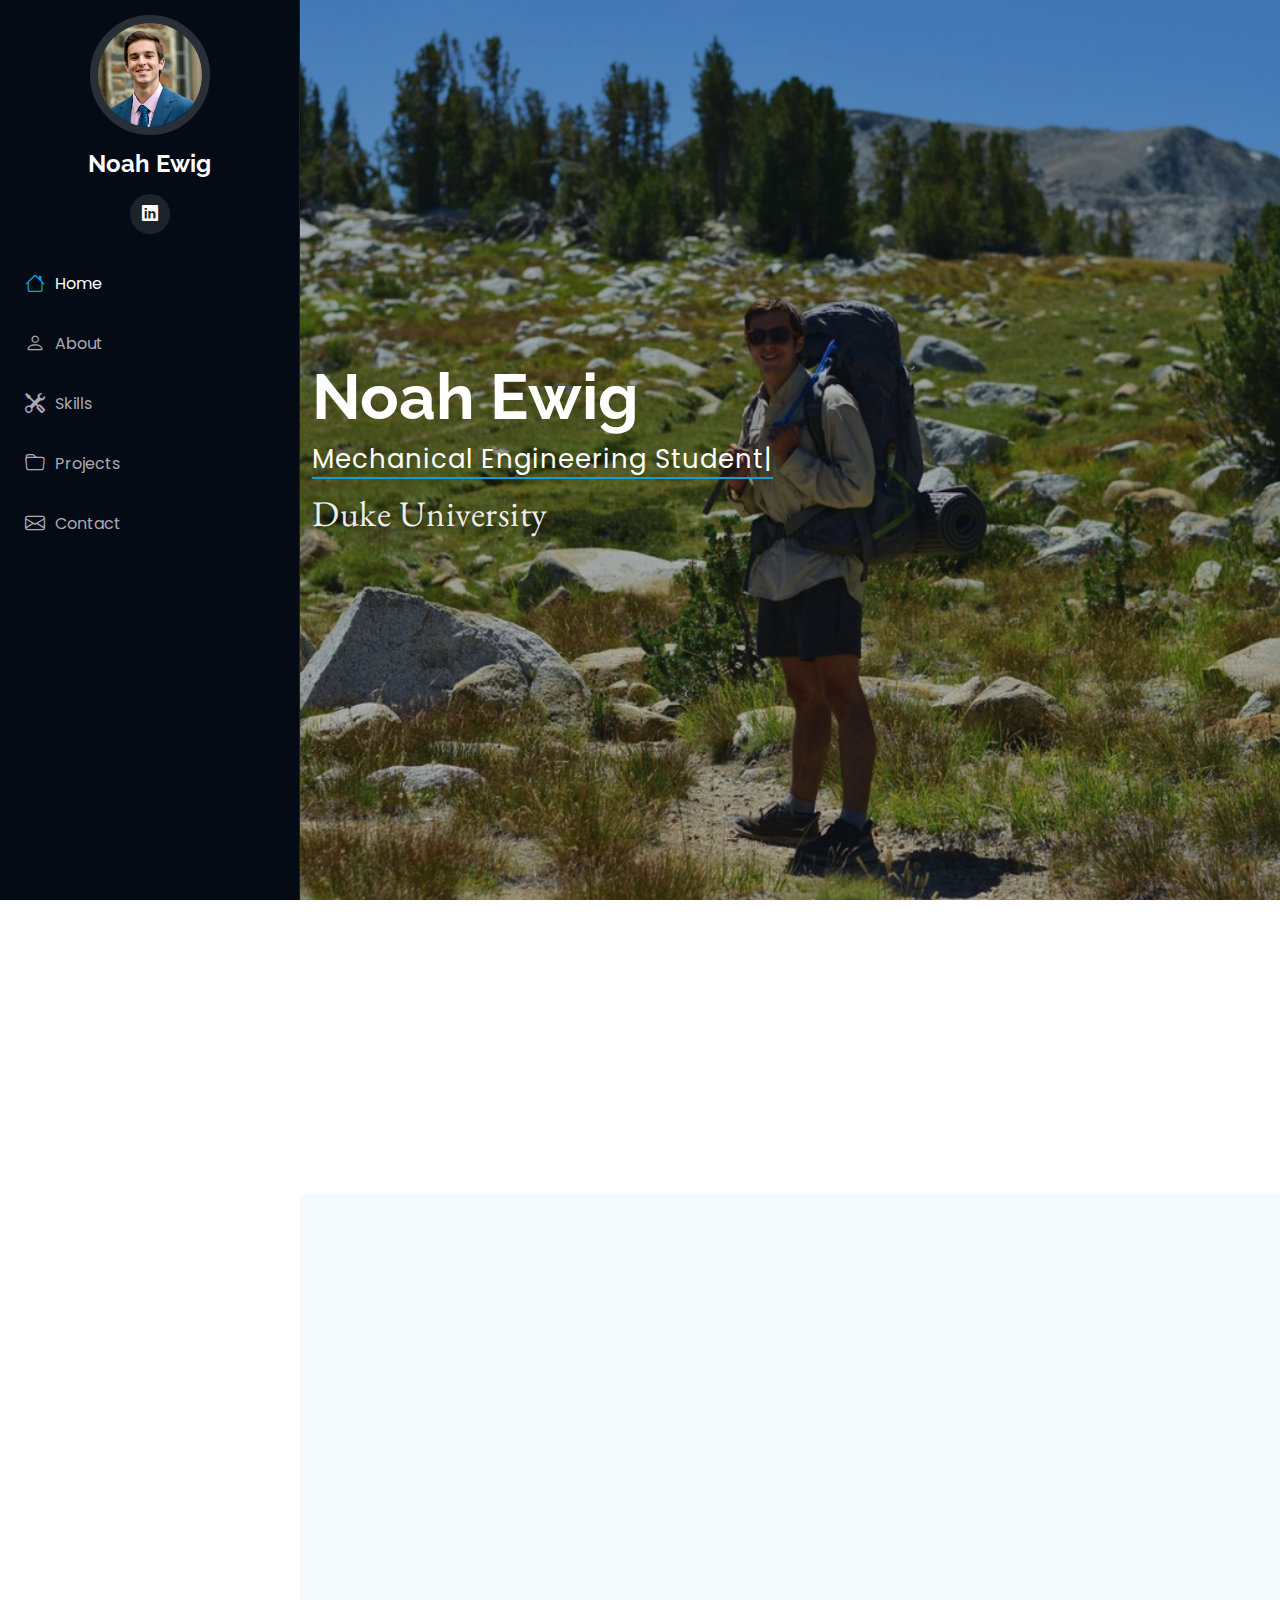
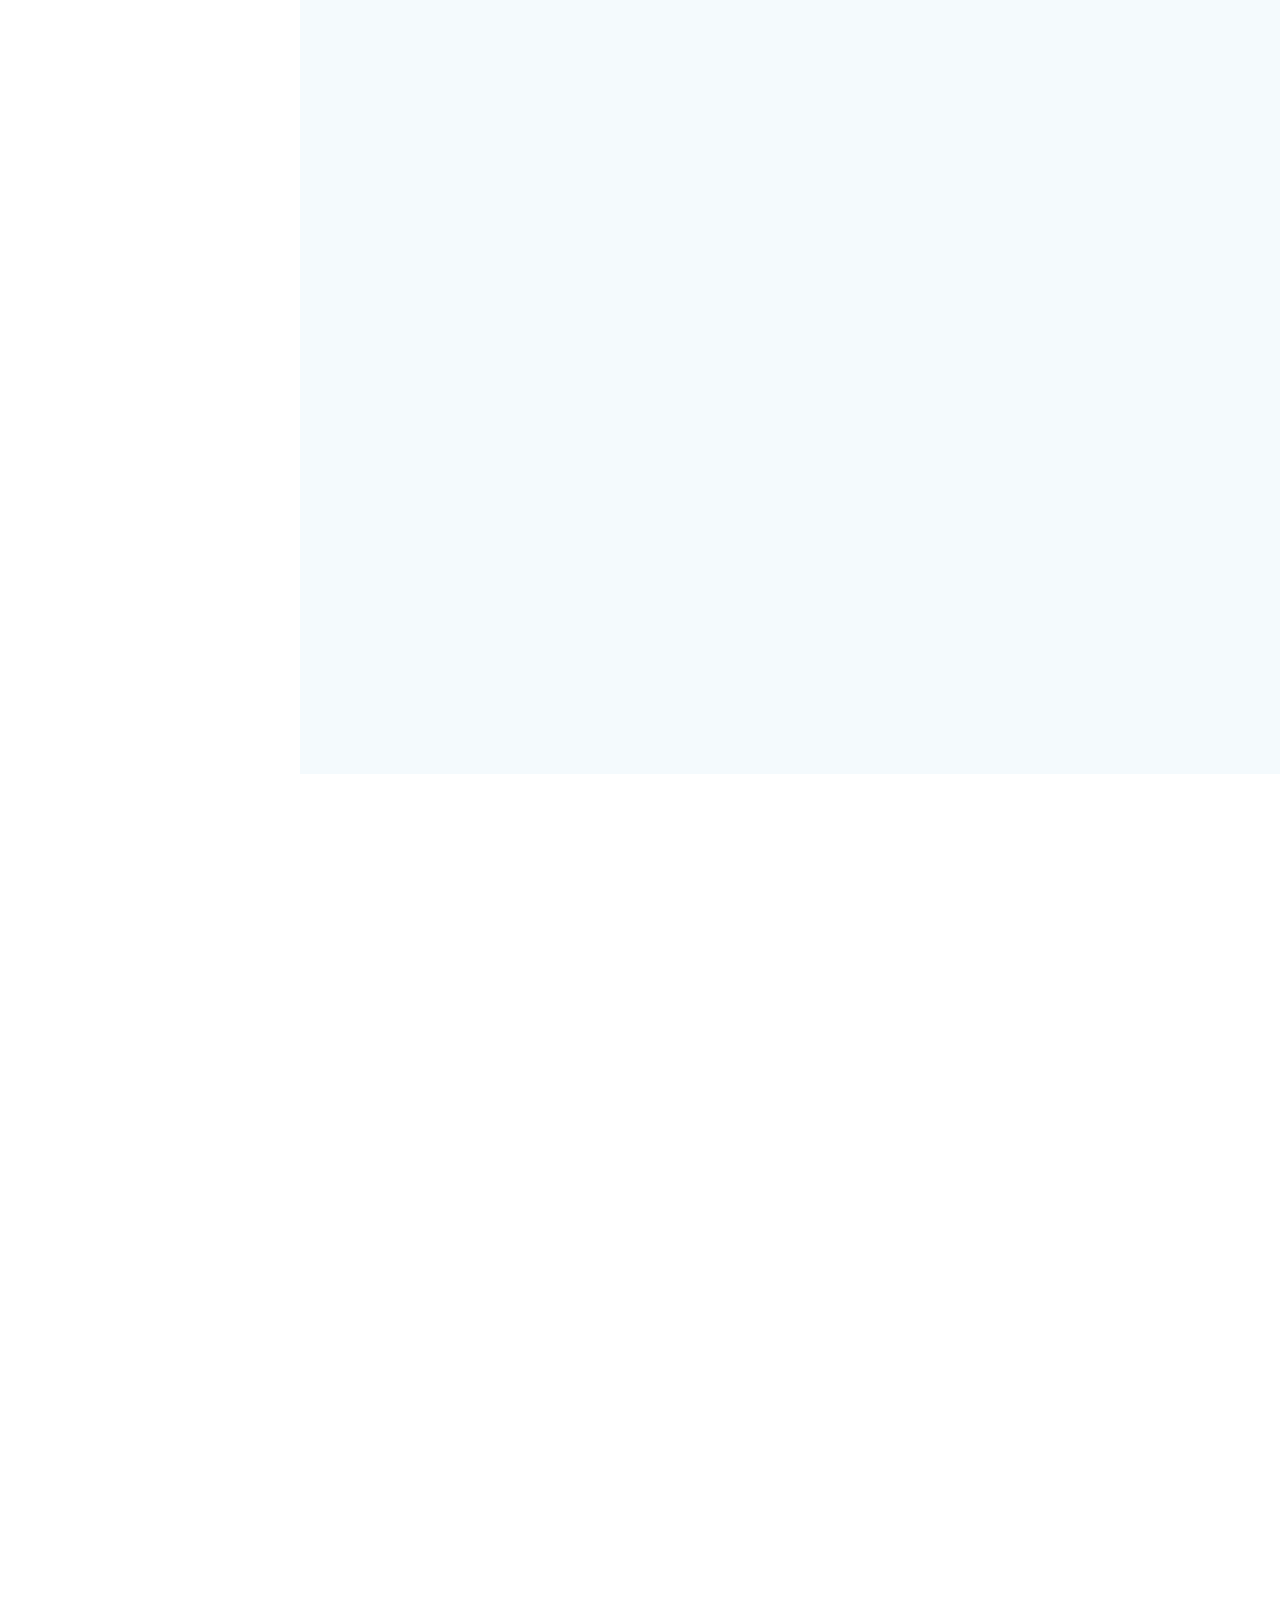
<file: index.html>
<!DOCTYPE html>
<html lang="en">

<head>
  <meta charset="utf-8">
  <meta content="width=device-width, initial-scale=1.0" name="viewport">
  <title>Noah Ewig - Portfolio</title>
  <meta content="" name="description">
  <meta content="" name="keywords">

  <!-- Favicons -->
  <!-- FAVICONS: put these near top of <head> -->
<link rel="icon" href="assets/img/favicon.ico" type="image/x-icon">
<link rel="shortcut icon" href="assets/img/favicon.ico" type="image/x-icon">

<!-- PNG fallback and common sizes -->
<!--link rel="icon" href="assets/img/favicon.png" sizes="32x32" type="image/png">-->
<link rel="icon" href="assets/img/favicon.png" sizes="16x16" type="image/png">

<!-- Apple touch icon (for iOS home screen) -->
<link rel="apple-touch-icon" href="assets/img/favicon.png">

<!-- Prevent old caches serving previous favicon: add a version query too (optional)
     NOTE: if you rename file to favicon.* you can omit ?v=2 -->
<link rel="icon" href="assets/img/favicon.ico?v=2" type="image/x-icon">

  <!-- Fonts -->
  <link href="https://fonts.googleapis.com" rel="preconnect">
  <link href="https://fonts.gstatic.com" rel="preconnect" crossorigin>
  <link href="https://fonts.googleapis.com/css2?family=Roboto:ital,wght@0,100;0,300;0,400;0,500;0,700;0,900;1,100;1,300;1,400;1,500;1,700;1,900&family=Poppins:ital,wght@0,100;0,200;0,300;0,400;0,500;0,600;0,700;0,800;0,900;1,100;1,200;1,300;1,400;1,500;1,600;1,700;1,800;1,900&family=Raleway:ital,wght@0,100;0,200;0,300;0,400;0,500;0,600;0,700;0,800;0,900;1,100;1,200;1,300;1,400;1,500;1,600;1,700;1,800;1,900&family=EB+Garamond:wght@400;600;700&display=swap" rel="stylesheet">

  <!-- Vendor CSS Files -->
  <link href="assets/vendor/bootstrap/css/bootstrap.min.css" rel="stylesheet">
  <link href="assets/vendor/bootstrap-icons/bootstrap-icons.css" rel="stylesheet">
  <link href="assets/vendor/aos/aos.css" rel="stylesheet">
  <link href="assets/vendor/glightbox/css/glightbox.min.css" rel="stylesheet">
  <link href="assets/vendor/swiper/swiper-bundle.min.css" rel="stylesheet">

  <!-- Main CSS File -->
  <link href="assets/css/main.css" rel="stylesheet">

  <!-- =======================================================
  * Template Name: Noah Portfolio
  * Template URL: https://bootstrapmade.com/iportfolio-bootstrap-portfolio-websites-template/
  * Updated: Jun 29 2024 with Bootstrap v5.3.3
  * Author: BootstrapMade.com, edited by Noah Ewig
  * License: https://bootstrapmade.com/license/
  ======================================================== -->
</head>

<body class="index-page">

  <header id="header" class="header dark-background d-flex flex-column">
    <i class="header-toggle d-xl-none bi bi-list"></i>

    <div class="profile-img">
      <img src="assets/img/headshot.jpeg" alt="" class="img-fluid rounded-circle">
    </div>

    <a href="index.html" class="logo d-flex align-items-center justify-content-center">
      <!-- Uncomment the line below if you also wish to use an image logo -->
      <!-- <img src="assets/img/logo.png" alt=""> -->
      <h1 class="sitename">Noah Ewig</h1>
    </a>

    <div class="social-links text-center">
      <!--a href="#" class="twitter"><i class="bi bi-twitter-x"></i></a>
      <a href="#" class="facebook"><i class="bi bi-facebook"></i></a>
      <a href="#" class="instagram"><i class="bi bi-instagram"></i></a>
      <a href="#" class="google-plus"><i class="bi bi-skype"></i></a-->
      <a href="https://www.linkedin.com/in/noahewig/" target="_blank"
     rel="noopener" class="linkedin"><i class="bi bi-linkedin"></i></a>
    </div>

    <nav id="navmenu" class="navmenu">
  <ul>
    <li><a href="#hero" class="active"><i class="bi bi-house navicon"></i> Home</a></li>
    <li><a href="#about"><i class="bi bi-person navicon"></i> About</a></li>
    <li><a href="#skills"><i class="bi bi-tools navicon"></i> Skills</a></li>
    <!--<li><a href="#resume"><i class="bi bi-file-earmark-text navicon"></i> Resume</a></li> -->
    <li><a href="#projects"><i class="bi bi-folder navicon"></i> Projects</a></li>
    <li><a href="#contact"><i class="bi bi-envelope navicon"></i> Contact</a></li>
  </ul>
</nav>
    <!--<nav id="navmenu" class="navmenu">
      <ul>
        <li><a href="#hero" class="active"><i class="bi bi-house navicon"></i>Home</a></li>
        <li><a href="#about"><i class="bi bi-person navicon"></i> About</a></li>
        <li><a href="#resume"><i class="bi bi-file-earmark-text navicon"></i> Resume</a></li>
        <li><a href="#projects"><i class="bi bi-images navicon"></i> Portfolio</a></li>
        <li class="dropdown"><a href="#"><i class="bi bi-menu-button navicon"></i> <span>Dropdown</span> <i class="bi bi-chevron-down toggle-dropdown"></i></a>
          <ul>
            <li><a href="#">Dropdown 1</a></li>
            <li class="dropdown"><a href="#"><span>Deep Dropdown</span> <i class="bi bi-chevron-down toggle-dropdown"></i></a>
              <ul>
                <li><a href="#">Deep Dropdown 1</a></li>
                <li><a href="#">Deep Dropdown 2</a></li>
                <li><a href="#">Deep Dropdown 3</a></li>
                <li><a href="#">Deep Dropdown 4</a></li>
                <li><a href="#">Deep Dropdown 5</a></li>
              </ul>
            </li>
            <li><a href="#">Dropdown 2</a></li>
            <li><a href="#">Dropdown 3</a></li>
            <li><a href="#">Dropdown 4</a></li>
          </ul> 
        </li> 
        <li><a href="#contact"><i class="bi bi-envelope navicon"></i> Contact</a></li>
      </ul>
    </nav> -->

  </header>

  <main class="main">

    <!-- Hero Section -->
    <section id="hero" class="hero section dark-background">

      <img src="assets/img/hero-bg-yosemite.jpeg" alt="" data-aos="fade-in" class="">

      <div class="container" data-aos="fade-up" data-aos-delay="100">
  <h2>Noah Ewig</h2>
  <p><span class="typed" data-typed-items="Mechanical Engineering Student">Mechanical Engineering Student</span>
    <span class="typed-cursor typed-cursor--blink" aria-hidden="true"></span>
    <span class="typed-cursor typed-cursor--blink" aria-hidden="true"></span>
  </p>
  <p class="school-name">Duke University</p>
</div>

    </section><!-- /Hero Section -->

    <!-- About Section -->
    <section id="about" class="about section">

      <!-- Section Title -->
      <div class="container section-title" data-aos="fade-up">
        <h2>About</h2>
        <p>Hi! I'm a Junior at Duke University studying Mechanical Engineering with a focus on Robotics & Automation. I'm passionate about water polo, Sierra Nevada backpacking, and the human impact of engineering -- something I've experienced firsthand through my work with Duke Engineers for International Development. I'm looking for a Summer 2026 internship where I can continue using my engineering skills to drive positive change.   </p>
      </div><!-- End Section Title -->

      <!--<div class="container" data-aos="fade-up" data-aos-delay="100">

        <div class="row gy-4 justify-content-center">
          <div class="col-lg-4">
            <img src="assets/img/headshot.jpeg" class="img-fluid" alt="">
          </div>
          <div class="col-lg-8 content"> -->
            <!--<h2>Mechanical Engineering Student</h2>-->
            <!-- <p class="fst-italic py-3">
              Lorem ipsum dolor sit amet, consectetur adipiscing elit, sed do eiusmod tempor incididunt ut labore et dolore
              magna aliqua. -->
            <!--</p>
            <div class="row">
              <div class="col-lg-6">
                <ul> -->
                  <!--<li><i class="bi bi-chevron-right"></i> <strong>Birthday:</strong> <span>1 May 1995</span></li>
                  <li><i class="bi bi-chevron-right"></i> <strong>Website:</strong> <span>www.example.com</span></li>
                  <li><i class="bi bi-chevron-right"></i> <strong>Phone:</strong> <span>+123 456 7890</span></li>
                  <li><i class="bi bi-chevron-right"></i> <strong>City:</strong> <span>New York, USA</span></li>
                </ul>
              </div>
              <div class="col-lg-6">
                <ul>
                  <<li><i class="bi bi-chevron-right"></i> <strong>Age:</strong> <span>30</span></li>
                  <li><i class="bi bi-chevron-right"></i> <strong>Degree:</strong> <span>Master</span></li>
                  <li><i class="bi bi-chevron-right"></i> <strong>Email:</strong> <span>email@example.com</span></li>
                  <li><i class="bi bi-chevron-right"></i> <strong>Freelance:</strong> <span>Available</span></li>-->
                <!--</ul>
              </div>
            </div>
            <p class="py-3">
              Officiis eligendi itaque labore et dolorum mollitia officiis optio vero. Quisquam sunt adipisci omnis et ut. Nulla accusantium dolor incidunt officia tempore. Et eius omnis.
              Cupiditate ut dicta maxime officiis quidem quia. Sed et consectetur qui quia repellendus itaque neque.
            </p>
          </div>
        </div>

      </div> -->

    </section><!-- /About Section -->

    <!-- Stats Section -->
   <!--<section id="stats" class="stats section">

      <div class="container" data-aos="fade-up" data-aos-delay="100">

        <div class="row gy-4">

          <div class="col-lg-3 col-md-6">
            <div class="stats-item">
              <i class="bi bi-emoji-smile"></i>
              <span data-purecounter-start="0" data-purecounter-end="232" data-purecounter-duration="1" class="purecounter"></span>
              <p><strong>Happy Clients</strong> <span>consequuntur quae</span></p>
            </div> 
          </div><-- End Stats Item 

          <div class="col-lg-3 col-md-6">
            <div class="stats-item">
              <i class="bi bi-journal-richtext"></i>
              <span data-purecounter-start="0" data-purecounter-end="521" data-purecounter-duration="1" class="purecounter"></span>
              <p><strong>Projects</strong> <span>adipisci atque cum quia aut</span></p>
            </div>
          </div><-- End Stats Item 

          <div class="col-lg-3 col-md-6">
            <div class="stats-item">
              <i class="bi bi-headset"></i>
              <span data-purecounter-start="0" data-purecounter-end="1453" data-purecounter-duration="1" class="purecounter"></span>
              <p><strong>Hours Of Support</strong> <span>aut commodi quaerat</span></p>
            </div>
          </div><-- End Stats Item 

          <div class="col-lg-3 col-md-6">
            <div class="stats-item">
              <i class="bi bi-people"></i>
              <span data-purecounter-start="0" data-purecounter-end="32" data-purecounter-duration="1" class="purecounter"></span>
              <p><strong>Hard Workers</strong> <span>rerum asperiores dolor</span></p>
            </div>
          </div><-- End Stats Item 

        </div>

      </div>

    </section><-- /Stats Section -->

    <!-- Skills Section -->
<section id="skills" class="skills section light-background">
  <div class="container section-title" data-aos="fade-up">
    <h2>Skills</h2>
  </div>

  <div class="container" data-aos="fade-up" data-aos-delay="100">
    <div class="row gx-4 gy-4 skills-grid">

      <!-- CAD Tools -->
      <div class="col-lg-4 col-md-6">
        <div class="skill-card">
          <h3 class="skill-card-title">CAD Tools</h3>
          <ul class="skill-list">
            <li data-level="high">SolidWorks <span class="skill-dot" aria-hidden="true"></span></li>
            <li data-level="high">Fusion 360 <span class="skill-dot" aria-hidden="true"></span></li>
            <li data-level="high">AutoCAD <span class="skill-dot" aria-hidden="true"></span></li>
            <li data-level="medium">Onshape <span class="skill-dot" aria-hidden="true"></span></li>
          </ul>
        </div>
      </div>

      <!-- Software -->
      <div class="col-lg-4 col-md-6">
        <div class="skill-card">
          <h3 class="skill-card-title">Software</h3>
          <ul class="skill-list">
            <li data-level="high">Python <span class="skill-dot" aria-hidden="true"></span></li>
            <li data-level="high">LaTeX <span class="skill-dot" aria-hidden="true"></span></li>
            <li data-level="medium">Adobe Illustrator <span class="skill-dot" aria-hidden="true"></span></li>
            <li data-level="low">HTML/CSS<span class="skill-dot" aria-hidden="true"></span></li>
            <li data-level="low">Java <span class="skill-dot" aria-hidden="true"></span></li>
          </ul>
        </div>
      </div>

      <!-- Technical Skills -->
      <div class="col-lg-4 col-md-12">
        <div class="skill-card">
          <h3 class="skill-card-title">Technical Skills</h3>
          <ul class="skill-list">
            <li data-level="high">3D Printing <span class="skill-dot" aria-hidden="true"></span></li>
            <li data-level="high">Mechanical Assembly &amp; Testing <span class="skill-dot" aria-hidden="true"></span></li>
            <li data-level="high">PCB Prototyping &amp; Soldering <span class="skill-dot" aria-hidden="true"></span></li>
            <li data-level="high">Arduino<span class="skill-dot" aria-hidden="true"></span></li>
            <li data-level="high">Land Surveying<span class="skill-dot" aria-hidden="true"></span></li>
            <li data-level="high">Laser Cutting<span class="skill-dot" aria-hidden="true"></span></li>
            <li data-level="medium">CNC/Mill/Lathe<span class="skill-dot" aria-hidden="true"></span></li>
            <li data-level="low">TIG Welding<span class="skill-dot" aria-hidden="true"></span></li>
           
          </ul>
        </div>
      </div>

    </div>
  </div>
</section> <!-- Skills Section-->
    <!--<section id="skills" class="skills section light-background">

      <-- Section Title 
      <div class="container section-title" data-aos="fade-up">
        <h2>Skills</h2>
        <p>Necessitatibus eius consequatur ex aliquid fuga eum quidem sint consectetur velit</p>
      </div><-- End Section Title 

      <div class="container" data-aos="fade-up" data-aos-delay="100">

        <div class="row skills-content skills-animation">

          <div class="col-lg-6">

            <div class="progress">
              <span class="skill"><span>HTML</span> <i class="val">100%</i></span>
              <div class="progress-bar-wrap">
                <div class="progress-bar" role="progressbar" aria-valuenow="100" aria-valuemin="0" aria-valuemax="100"></div>
              </div>
            </div><-- End Skills Item 

            <div class="progress">
              <span class="skill"><span>CSS</span> <i class="val">90%</i></span>
              <div class="progress-bar-wrap">
                <div class="progress-bar" role="progressbar" aria-valuenow="90" aria-valuemin="0" aria-valuemax="100"></div>
              </div>
            </div><-- End Skills Item 

            <div class="progress">
              <span class="skill"><span>JavaScript</span> <i class="val">75%</i></span>
              <div class="progress-bar-wrap">
                <div class="progress-bar" role="progressbar" aria-valuenow="75" aria-valuemin="0" aria-valuemax="100"></div>
              </div>
            </div><-- End Skills Item 

          </div>

          <div class="col-lg-6">

            <div class="progress">
              <span class="skill"><span>PHP</span> <i class="val">80%</i></span>
              <div class="progress-bar-wrap">
                <div class="progress-bar" role="progressbar" aria-valuenow="80" aria-valuemin="0" aria-valuemax="100"></div>
              </div>
            </div><-- End Skills Item 

            <div class="progress">
              <span class="skill"><span>WordPress/CMS</span> <i class="val">90%</i></span>
              <div class="progress-bar-wrap">
                <div class="progress-bar" role="progressbar" aria-valuenow="90" aria-valuemin="0" aria-valuemax="100"></div>
              </div>
            </div><-- End Skills Item 

            <div class="progress">
              <span class="skill"><span>Photoshop</span> <i class="val">55%</i></span>
              <div class="progress-bar-wrap">
                <div class="progress-bar" role="progressbar" aria-valuenow="55" aria-valuemin="0" aria-valuemax="100"></div>
              </div>
            </div><-- End Skills Item 

          </div>

        </div>

      </div>

    </section><-- /Skills Section -->

    <!-- Resume Section 
    <section id="resume" class="resume section">

      < Section Title 
      <div class="container section-title" data-aos="fade-up">
        <h2>Resume</h2>
        <p>Magnam dolores commodi suscipit. Necessitatibus eius consequatur ex aliquid fuga eum quidem. Sit sint consectetur velit. Quisquam quos quisquam cupiditate. Et nemo qui impedit suscipit alias ea. Quia fugiat sit in iste officiis commodi quidem hic quas.</p>
      </div>< End Section Title 

      <div class="container">

        <div class="row">

          <div class="col-lg-6" data-aos="fade-up" data-aos-delay="100">
            <h3 class="resume-title">Sumary</h3>

            <div class="resume-item pb-0">
              <h4>Brandon Johnson</h4>
              <p><em>Innovative and deadline-driven Graphic Designer with 3+ years of experience designing and developing user-centered digital/print marketing material from initial concept to final, polished deliverable.</em></p>
              <ul>
                <li>Portland par 127,Orlando, FL</li>
                <li>(123) 456-7891</li>
                <li>alice.barkley@example.com</li>
              </ul>
            </div>< Edn Resume Item 

            <h3 class="resume-title">Education</h3>
            <div class="resume-item">
              <h4>Master of Fine Arts &amp; Graphic Design</h4>
              <h5>2015 - 2016</h5>
              <p><em>Rochester Institute of Technology, Rochester, NY</em></p>
              <p>Qui deserunt veniam. Et sed aliquam labore tempore sed quisquam iusto autem sit. Ea vero voluptatum qui ut dignissimos deleniti nerada porti sand markend</p>
            </div>< Edn Resume Item 

            <div class="resume-item">
              <h4>Bachelor of Fine Arts &amp; Graphic Design</h4>
              <h5>2010 - 2014</h5>
              <p><em>Rochester Institute of Technology, Rochester, NY</em></p>
              <p>Quia nobis sequi est occaecati aut. Repudiandae et iusto quae reiciendis et quis Eius vel ratione eius unde vitae rerum voluptates asperiores voluptatem Earum molestiae consequatur neque etlon sader mart dila</p>
            </div>< Edn Resume Item 

          </div>

          <div class="col-lg-6" data-aos="fade-up" data-aos-delay="200">
            <h3 class="resume-title">Professional Experience</h3>
            <div class="resume-item">
              <h4>Senior graphic design specialist</h4>
              <h5>2019 - Present</h5>
              <p><em>Experion, New York, NY </em></p>
              <ul>
                <li>Lead in the design, development, and implementation of the graphic, layout, and production communication materials</li>
                <li>Delegate tasks to the 7 members of the design team and provide counsel on all aspects of the project. </li>
                <li>Supervise the assessment of all graphic materials in order to ensure quality and accuracy of the design</li>
                <li>Oversee the efficient use of production project budgets ranging from $2,000 - $25,000</li>
              </ul>
            </div>< Edn Resume Item 

            <div class="resume-item">
              <h4>Graphic design specialist</h4>
              <h5>2017 - 2018</h5>
              <p><em>Stepping Stone Advertising, New York, NY</em></p>
              <ul>
                <li>Developed numerous marketing programs (logos, brochures,infographics, presentations, and advertisements).</li>
                <li>Managed up to 5 projects or tasks at a given time while under pressure</li>
                <li>Recommended and consulted with clients on the most appropriate graphic design</li>
                <li>Created 4+ design presentations and proposals a month for clients and account managers</li>
              </ul>
            </div>< End Resume Item 

          </div>

        </div>

      </div>

    </section>< /Resume Section -->

    <!-- Projects Section -->
    <section id="projects" class="portfolio section light-background">

      <!-- Section Title -->
      <div class="container section-title" data-aos="fade-up">
        <h2>Projects</h2>
        <p>Click the link embedded in each photo or scroll for more information</p>
      </div><!-- End Section Title -->

      <div class="container">

        <div class="isotope-layout" data-default-filter="*" data-layout="masonry" data-sort="original-order">

          <!--<ul class="portfolio-filters isotope-filters" data-aos="fade-up" data-aos-delay="100">
            <li data-filter="*" class="filter-active">All</li>
            <li data-filter=".filter-app">App</li>
            <li data-filter=".filter-product">Product</li>
            <li data-filter=".filter-branding">Branding</li>
            <li data-filter=".filter-books">Books</li>
          </ul><-- End Projects Filters -->

          

          <div class="row gy-4 isotope-container" data-aos="fade-up" data-aos-delay="200">

  <div class="col-lg-3 col-md-6 portfolio-item isotope-item filter-app">
    <div class="portfolio-content h-100">
      <img src="assets/img/portfolio/eswatini.jpeg" class="img-fluid" alt="">
      <div class="portfolio-info">
        <h4>Nyakuza Suspended Bridge</h4>
        <p>128-meter pedestrian bridge in Shiselweni, Eswatini</p>
        <a href="assets/img/portfolio/eswatini.jpeg" data-gallery="portfolio-gallery-app"
           class="glightbox preview-link"><i class="bi bi-zoom-in"></i></a>
        <a href="#eswatini" title="More Details" class="details-link">
           <i class="bi bi-link-45deg"></i></a>
      </div>
    </div>
  </div><!-- End Projects Item -->

  <div class="col-lg-3 col-md-6 portfolio-item isotope-item filter-product">
    <div class="portfolio-content h-100">
      <img src="assets/img/portfolio/cvc.jpeg" class="img-fluid" alt="">
      <div class="portfolio-info">
        <h4>Ultrasound-Guided CVC Alignment</h4>
        <p>A mechanical alignment aid to assist central venous catheterization</p>
        <a href="assets/img/portfolio/cvc.jpeg" data-gallery="portfolio-gallery-app"
           class="glightbox preview-link"><i class="bi bi-zoom-in"></i></a>
        <a href="#cvc" title="More Details" class="details-link">
           <i class="bi bi-link-45deg"></i></a>
      </div>
    </div>
  </div><!-- End Projects Item -->

  <div class="col-lg-3 col-md-6 portfolio-item isotope-item filter-branding">
    <div class="portfolio-content h-100">
      <img src="assets/img/portfolio/frc.jpeg" class="img-fluid" alt="">
      <div class="portfolio-info">
        <h4>FRC Team 7667</h4>
        <p>Multiple FIRST Robotics Competition robots</p>
        <a href="assets/img/portfolio/frc.jpeg" data-gallery="portfolio-gallery-app"
           class="glightbox preview-link"><i class="bi bi-zoom-in"></i></a>
        <a href="#frc" title="More Details" class="details-link">
           <i class="bi bi-link-45deg"></i></a>
      </div>
    </div>
  </div><!-- End Projects Item -->

  <div class="col-lg-3 col-md-6 portfolio-item isotope-item filter-product">
    <div class="portfolio-content h-100">
      <img src="assets/img/portfolio/sideproject1.jpeg" class="img-fluid" alt="">
      <div class="portfolio-info">
        <h4>Side Projects</h4>
        <p>Engineering just for fun</p>
        <a href="assets/img/portfolio/sideproject1.jpeg" data-gallery="portfolio-gallery-app"
           class="glightbox preview-link"><i class="bi bi-zoom-in"></i></a>
        <a href="#sideproject" title="More Details" class="details-link">
           <i class="bi bi-link-45deg"></i></a>
      </div>
    </div>
  </div><!-- End Projects Item -->

</div><!-- End Projects Container -->

        </div>

      </div>

    </section><!-- /Projects Section -->

<!-- Project detail sections (anchor targets) -->
<section id="eswatini" class="project-section section light-background" data-aos="fade-up">
  <div class="container">
    <div class="row gy-4 align-items-center">
      <div class="col-lg-6">
        <!-- Swiper slideshow (project detail) -->
        <div class="swiper project-detail-swiper">
          <div class="swiper-wrapper">
            <div class="swiper-slide"><img src="assets/img/portfolio/eswatini2.jpeg" class="img-fluid rounded"></div>
            <div class="swiper-slide"><img src="assets/img/portfolio/eswatini.jpeg" class="img-fluid rounded"></div>
            <div class="swiper-slide"><img src="assets/img/portfolio/eswatini3.jpeg" class="img-fluid rounded"></div>
            <div class="swiper-slide"><img src="assets/img/portfolio/eswatini4.jpeg" class="img-fluid rounded"></div>
          </div>
          <div class="swiper-button-prev" aria-label="Previous slide"></div>
          <div class="swiper-button-next" aria-label="Next slide"></div>
          <div class="swiper-pagination"></div>
        </div>
      </div>
      <div class="col-lg-6">
        <h3>Nyakuza Suspended Bridge</h3>
        <p>Alongside industry professionals and local Swazi stonemasons, I designed and constructed the longest footbridge in the nation of Eswatini (128m), which serves 3024 community members. Prior to construction I led the design team, using AutoCAD and Excel for design iteration and structural analysis. On-site, I oversaw all land surveying and contributed to each stage of construction including masonry, anchor construction, and deck installation.</p>
        <a href="#projects" class="btn btn-outline-primary">Back to projects</a>
      </div>
    </div>
  </div>
</section>

<section id="cvc" class="project-section section light-background" data-aos="fade-up">
  <div class="container">
    <div class="row gy-4 align-items-center flex-lg-row-reverse">
      <div class="col-lg-6">
        <!-- Swiper slideshow (project detail) -->
        <div class="swiper project-detail-swiper">
          <div class="swiper-wrapper">
            <div class="swiper-slide"><img src="assets/img/portfolio/cvc2.jpeg" class="img-fluid rounded"></div>
            <div class="swiper-slide"><img src="assets/img/portfolio/cvc.jpeg" class="img-fluid rounded"></div>
            <div class="swiper-slide"><img src="assets/img/portfolio/cvc3.jpeg" class="img-fluid rounded"></div>
          </div>
          <div class="swiper-button-prev" aria-label="Previous slide"></div>
          <div class="swiper-button-next" aria-label="Next slide"></div>
          <div class="swiper-pagination"></div>
        </div>
      </div>
      <div class="col-lg-6">
        <h3>Ultrasound-Guided CVC Alignment</h3>
        <p>My team collaborated with a Duke Health trauma surgeon to develop a mechanical alignment device for ultrasound-guided central venous catheterization, a procedure with >500k serious complications annually. I led CAD design, prototyping, and testing for both the device itself and a series of tissue-mimicking phantoms.</p>
        <a href="#projects" class="btn btn-outline-primary">Back to projects</a>
      </div>
    </div>
  </div>
</section>

<section id="frc" class="project-section section light-background" data-aos="fade-up">
  <div class="container">
    <div class="row gy-4 align-items-center">
      <div class="col-lg-6">
        <!-- Swiper slideshow (project detail) -->
        <div class="swiper project-detail-swiper">
          <div class="swiper-wrapper">
            <div class="swiper-slide"><img src="assets/img/portfolio/frc2.jpeg" class="img-fluid rounded"></div>
            <div class="swiper-slide"><img src="assets/img/portfolio/frc.jpeg" class="img-fluid rounded"></div>
            <div class="swiper-slide"><img src="assets/img/portfolio/frc3.jpeg" class="img-fluid rounded"></div>
          </div>
          <div class="swiper-button-prev" aria-label="Previous slide"></div>
          <div class="swiper-button-next" aria-label="Next slide"></div>
          <div class="swiper-pagination"></div>
        </div>
      </div>
      <div class="col-lg-6">
        <h3>FRC Team 7667</h3>
        <p>As Mechanical Lead of a 10+ member robotics team, I managed all mechanical system design, fabrication, and testing. I personally modeled, built, and integrated a 3-DOF lever arm featuring a custom gearbox and a pneumatic system with an end effector and handbrake.</p>
        <a href="#projects" class="btn btn-outline-primary">Back to projects</a>
      </div>
    </div>
  </div>
</section>

<!-- NEW: Project Detail for Topographical Laser Map (4th project) -->
<section id="sideproject" class="project-section section light-background" data-aos="fade-up">
  <div class="container">
    <div class="row gy-4 align-items-center flex-lg-row-reverse">
      <div class="col-lg-6">
        <!-- Swiper slideshow (project detail) -->
        <div class="swiper project-detail-swiper">
          <div class="swiper-wrapper">
            <div class="swiper-slide"><img src="assets/img/portfolio/sideproject1.jpeg" class="img-fluid rounded" ></div>
            <div class="swiper-slide"><img src="assets/img/portfolio/sideproject2.jpeg" class="img-fluid rounded" ></div>
            <div class="swiper-slide"><img src="assets/img/portfolio/sideproject4.jpeg" class="img-fluid rounded" ></div>
            <div class="swiper-slide"><img src="assets/img/portfolio/sideproject3.jpeg" class="img-fluid rounded" ></div> 
          </div>
          <div class="swiper-button-prev" aria-label="Previous slide"></div>
          <div class="swiper-button-next" aria-label="Next slide"></div>
          <div class="swiper-pagination"></div>
        </div>
      </div>
      <div class="col-lg-6">
        <h3>Side Projects</h3>
        <p>Some smaller projects that I made just for fun: A GIS-informed wooden topographical map of yosemite, a welded Duke Football spear, a floating water polo goal, and a stylized 3D-modeled chess set. </p>
        <a href="#projects" class="btn btn-outline-primary">Back to projects</a>
      </div>
    </div>
  </div>
</section>
    <!-- Services Section
    <section id="services" class="services section">

      <-- Section Title 
      <div class="container section-title" data-aos="fade-up">
        <h2>Services</h2>
        <p>Magnam dolores commodi suscipit. Necessitatibus eius consequatur ex aliquid fuga eum quidem. Sit sint consectetur velit. Quisquam quos quisquam cupiditate. Et nemo qui impedit suscipit alias ea. Quia fugiat sit in iste officiis commodi quidem hic quas.</p>
      </div><-- End Section Title 

      <div class="container">

        <div class="row gy-4">

          <div class="col-lg-4 col-md-6 service-item d-flex" data-aos="fade-up" data-aos-delay="100">
            <div class="icon flex-shrink-0"><i class="bi bi-briefcase"></i></div>
            <div>
              <h4 class="title"><a href="service-details.html" class="stretched-link">Lorem Ipsum</a></h4>
              <p class="description">Voluptatum deleniti atque corrupti quos dolores et quas molestias excepturi sint occaecati cupiditate non provident</p>
            </div>
          </div>
          <-- End Service Item 

          <div class="col-lg-4 col-md-6 service-item d-flex" data-aos="fade-up" data-aos-delay="200">
            <div class="icon flex-shrink-0"><i class="bi bi-card-checklist"></i></div>
            <div>
              <h4 class="title"><a href="service-details.html" class="stretched-link">Dolor Sitema</a></h4>
              <p class="description">Minim veniam, quis nostrud exercitation ullamco laboris nisi ut aliquip ex ea commodo consequat tarad limino ata</p>
            </div>
          </div><-- End Service Item 

          <div class="col-lg-4 col-md-6 service-item d-flex" data-aos="fade-up" data-aos-delay="300">
            <div class="icon flex-shrink-0"><i class="bi bi-bar-chart"></i></div>
            <div>
              <h4 class="title"><a href="service-details.html" class="stretched-link">Sed ut perspiciatis</a></h4>
              <p class="description">Duis aute irure dolor in reprehenderit in voluptate velit esse cillum dolore eu fugiat nulla pariatur</p>
            </div>
          </div><-- End Service Item 

          <div class="col-lg-4 col-md-6 service-item d-flex" data-aos="fade-up" data-aos-delay="400">
            <div class="icon flex-shrink-0"><i class="bi bi-binoculars"></i></div>
            <div>
              <h4 class="title"><a href="service-details.html" class="stretched-link">Magni Dolores</a></h4>
              <p class="description">Excepteur sint occaecat cupidatat non proident, sunt in culpa qui officia deserunt mollit anim id est laborum</p>
            </div>
          </div><-- End Service Item 

          <div class="col-lg-4 col-md-6 service-item d-flex" data-aos="fade-up" data-aos-delay="500">
            <div class="icon flex-shrink-0"><i class="bi bi-brightness-high"></i></div>
            <div>
              <h4 class="title"><a href="service-details.html" class="stretched-link">Nemo Enim</a></h4>
              <p class="description">At vero eos et accusamus et iusto odio dignissimos ducimus qui blanditiis praesentium voluptatum deleniti atque</p>
            </div>
          </div><-- End Service Item 

          <div class="col-lg-4 col-md-6 service-item d-flex" data-aos="fade-up" data-aos-delay="600">
            <div class="icon flex-shrink-0"><i class="bi bi-calendar4-week"></i></div>
            <div>
              <h4 class="title"><a href="service-details.html" class="stretched-link">Eiusmod Tempor</a></h4>
              <p class="description">Et harum quidem rerum facilis est et expedita distinctio. Nam libero tempore, cum soluta nobis est eligendi</p>
            </div>
          </div><-- End Service Item 

        </div>

      </div>

    </section><-- /Services Section -->
  
    <!-- Testimonials Section 
    <section id="testimonials" class="testimonials section light-background">

      <-- Section Title 
      <div class="container section-title" data-aos="fade-up">
        <h2>Testimonials</h2>
        <p>Necessitatibus eius consequatur ex aliquid fuga eum quidem sint consectetur velit</p>
      </div><-- End Section Title 

      <div class="container" data-aos="fade-up" data-aos-delay="100">

        <div class="swiper init-swiper">
          <script type="application/json" class="swiper-config">
            {
              "loop": true,
              "speed": 600,
              "autoplay": {
                "delay": 5000
              },
              "slidesPerView": "auto",
              "pagination": {
                "el": ".swiper-pagination",
                "type": "bullets",
                "clickable": true
              },
              "breakpoints": {
                "320": {
                  "slidesPerView": 1,
                  "spaceBetween": 40
                },
                "1200": {
                  "slidesPerView": 3,
                  "spaceBetween": 1
                }
              }
            }
          </script>
          <div class="swiper-wrapper">

            <div class="swiper-slide">
              <div class="testimonial-item">
                <p>
                  <i class="bi bi-quote quote-icon-left"></i>
                  <span>Proin iaculis purus consequat sem cure digni ssim donec porttitora entum suscipit rhoncus. Accusantium quam, ultricies eget id, aliquam eget nibh et. Maecen aliquam, risus at semper.</span>
                  <i class="bi bi-quote quote-icon-right"></i>
                </p>
                <img src="assets/img/testimonials/testimonials-1.jpg" class="testimonial-img" alt="">
                <h3>Saul Goodman</h3>
                <h4>Ceo &amp; Founder</h4>
              </div>
            </div><-- End testimonial item 

            <div class="swiper-slide">
              <div class="testimonial-item">
                <p>
                  <i class="bi bi-quote quote-icon-left"></i>
                  <span>Export tempor illum tamen malis malis eram quae irure esse labore quem cillum quid malis quorum velit fore eram velit sunt aliqua noster fugiat irure amet legam anim culpa.</span>
                  <i class="bi bi-quote quote-icon-right"></i>
                </p>
                <img src="assets/img/testimonials/testimonials-2.jpg" class="testimonial-img" alt="">
                <h3>Sara Wilsson</h3>
                <h4>Designer</h4>
              </div>
            </div><-- End testimonial item 

            <div class="swiper-slide">
              <div class="testimonial-item">
                <p>
                  <i class="bi bi-quote quote-icon-left"></i>
                  <span>Enim nisi quem export duis labore cillum quae magna enim sint quorum nulla quem veniam duis minim tempor labore quem eram duis noster aute amet eram fore quis sint minim.</span>
                  <i class="bi bi-quote quote-icon-right"></i>
                </p>
                <img src="assets/img/testimonials/testimonials-3.jpg" class="testimonial-img" alt="">
                <h3>Jena Karlis</h3>
                <h4>Store Owner</h4>
              </div>
            </div><-- End testimonial item 

            <div class="swiper-slide">
              <div class="testimonial-item">
                <p>
                  <i class="bi bi-quote quote-icon-left"></i>
                  <span>Fugiat enim eram quae cillum dolore dolor amet nulla culpa multos export minim fugiat dolor enim duis veniam ipsum anim magna sunt elit fore quem dolore labore illum veniam.</span>
                  <i class="bi bi-quote quote-icon-right"></i>
                </p>
                <img src="assets/img/testimonials/testimonials-4.jpg" class="testimonial-img" alt="">
                <h3>Matt Brandon</h3>
                <h4>Freelancer</h4>
              </div>
            </div><-- End testimonial item 

            <div class="swiper-slide">
              <div class="testimonial-item">
                <p>
                  <i class="bi bi-quote quote-icon-left"></i>
                  <span>Quis quorum aliqua sint quem legam fore sunt eram irure aliqua veniam tempor noster veniam sunt culpa nulla illum cillum fugiat legam esse veniam culpa fore nisi cillum quid.</span>
                  <i class="bi bi-quote quote-icon-right"></i>
                </p>
                <img src="assets/img/testimonials/testimonials-5.jpg" class="testimonial-img" alt="">
                <h3>John Larson</h3>
                <h4>Entrepreneur</h4>
              </div>
            </div><-- End testimonial item 

          </div>
          <div class="swiper-pagination"></div>
        </div>

      </div>

    </section><-- /Testimonials Section -->

    <!-- Contact Section -->
    <section id="contact" class="contact section">

      <!-- Section Title -->
      <div class="container section-title" data-aos="fade-up">
        <h2>Contact</h2>
        <!--<p>Necessitatibus eius consequatur ex aliquid fuga eum quidem sint consectetur velit</p>-->
      </div><!-- End Section Title -->

      <div class="container" data-aos="fade-up" data-aos-delay="100">

        <div class="row gy-4">

          <div class="col-lg-5">

            <div class="info-wrap">
              <!--<div class="info-item d-flex" data-aos="fade-up" data-aos-delay="200">
                <i class="bi bi-geo-alt flex-shrink-0"></i>
                <div>
                  <h3>Address</h3>
                  <p>A108 Adam Street, New York, NY 535022</p>
                </div>
              </div><-- End Info Item -->

              <div class="info-item d-flex" data-aos="fade-up" data-aos-delay="300">
                <i class="bi bi-telephone flex-shrink-0"></i>
                <div>
                  <h3>Call Me</h3>
                  <p>+1 (707) 492-0382</p>
                </div>
              </div><!-- End Info Item -->

              <div class="info-item d-flex" data-aos="fade-up" data-aos-delay="400">
                <i class="bi bi-envelope flex-shrink-0"></i>
                <div>
                  <h3>Email Me</h3>
                  <p>ewignoah@gmail.com</p>
                </div>
              </div><!-- End Info Item -->

              <!--<iframe src="https://www.google.com/maps/embed?pb=!1m14!1m8!1m3!1d48389.78314118045!2d-74.006138!3d40.710059!3m2!1i1024!2i768!4f13.1!3m3!1m2!1s0x89c25a22a3bda30d%3A0xb89d1fe6bc499443!2sDowntown%20Conference%20Center!5e0!3m2!1sen!2sus!4v1676961268712!5m2!1sen!2sus" frameborder="0" style="border:0; width: 100%; height: 270px;" allowfullscreen="" loading="lazy" referrerpolicy="no-referrer-when-downgrade"></iframe>-->
            </div>
          </div>

          <div class="col-lg-7">
            <form id="contact-form" method="POST" data-aos="fade-up" data-aos-delay="200" novalidate>
              <!-- Hidden FormSubmit fields -->
              <input type="hidden" name="_captcha" value="false">
              <input type="hidden" name="_subject" value="Website Contact Form">
              <input type="hidden" name="_template" value="none">

              <div class="row gy-4">
                <div class="col-md-6">
                  <label for="name-field" class="pb-2">Your Name</label>
                  <input type="text" name="name" id="name-field" class="form-control" required>
                </div>

                <div class="col-md-6">
                  <label for="email-field" class="pb-2">Your Email</label>
                  <input type="email" class="form-control" name="email" id="email-field" required>
                </div>

                <div class="col-md-12">
                  <label for="subject-field" class="pb-2">Subject</label>
                  <input type="text" class="form-control" name="subject" id="subject-field" required>
                </div>

                <div class="col-md-12">
                  <label for="message-field" class="pb-2">Message</label>
                  <textarea class="form-control" name="message" rows="10" id="message-field" required></textarea>
                </div>

                <div class="col-md-12 text-center mt-3">
                  <div class="loading spinner-border text-primary" role="status" style="display:none;">
                    <span class="visually-hidden">Sending...</span>
                  </div>
                  <div class="error-message alert alert-danger mt-3" style="display:none;"></div>
                  <div class="sent-message alert alert-success mt-3" style="display:none;">Thanks! Your message has been sent.</div>

                  <button type="submit" class="btn btn-primary px-4 py-2 mt-2">Send Message</button>
                </div>
              </div>
            </form>
          </div><!-- End Contact Form -->

        </div>

      </div>

    </section><!-- /Contact Section -->

  </main>

  <!--<footer id="footer" class="footer position-relative light-background">

    <div class="container">
      <div class="copyright text-center ">
        <p>© <span>Copyright</span> <strong class="px-1 sitename">iPortfolio</strong> <span>All Rights Reserved</span></p>
      </div>
      <div class="credits"> -->
        <!-- All the links in the footer should remain intact. -->
        <!-- You can delete the links only if you've purchased the pro version. -->
        <!-- Licensing information: https://bootstrapmade.com/license/ -->
        <!-- Purchase the pro version with working PHP/AJAX contact form: [buy-url] -->
        <!--Designed by <a href="https://bootstrapmade.com/">BootstrapMade</a> Distributed by <a href="https://themewagon.com">ThemeWagon</a>
      </div>
    </div>

  </footer> -->

  <!-- Scroll Top -->
  <a href="#" id="scroll-top" class="scroll-top d-flex align-items-center justify-content-center"><i class="bi bi-arrow-up-short"></i></a>

  <!-- Preloader -->
  <div id="preloader"></div>

  <!-- Vendor JS Files -->
  <script src="assets/vendor/bootstrap/js/bootstrap.bundle.min.js"></script>
  <script src="assets/vendor/php-email-form/validate.js"></script>
  <script src="assets/vendor/aos/aos.js"></script>
  <script src="assets/vendor/typed.js/typed.umd.js"></script>
  <script src="assets/vendor/purecounter/purecounter_vanilla.js"></script>
  <script src="assets/vendor/waypoints/noframework.waypoints.js"></script>
  <script src="assets/vendor/glightbox/js/glightbox.min.js"></script>
  <script src="assets/vendor/imagesloaded/imagesloaded.pkgd.min.js"></script>
  <script src="assets/vendor/isotope-layout/isotope.pkgd.min.js"></script>
  <script src="assets/vendor/swiper/swiper-bundle.min.js"></script>

  <!-- Main JS File -->
  <script src="assets/js/main.js"></script>

<!-- Robust Swiper init for project detail slideshows -->
<script>
(function(){
  // Wait until Swiper library loaded and DOM ready
  function whenReady(cb){
    if (document.readyState === 'loading') document.addEventListener('DOMContentLoaded', cb);
    else cb();
  }

  function initSwipers(){
    // target all detail swipers and the portfolio-details page slider
    var selectors = ['.project-detail-swiper', '.portfolio-details-slider'];
    selectors.forEach(function(sel){
      document.querySelectorAll(sel).forEach(function(el){
        // If a Swiper instance already exists on this container, destroy it first
        if (el.swiper && typeof el.swiper.destroy === 'function') {
          try { el.swiper.destroy(true, true); } catch(e){ console.warn('destroy swiper err', e); }
        }
        // Ensure DOM contains required children
        var wrapper = el.querySelector('.swiper-wrapper');
        if (!wrapper) return;

        // Force wrapper to correct layout in case CSS hasn't loaded yet
        wrapper.style.display = 'flex';
        wrapper.style.flexWrap = 'nowrap';

        // Create nav/pagination selectors local to this container
        var next = el.querySelector('.swiper-button-next');
        var prev = el.querySelector('.swiper-button-prev');
        var pag  = el.querySelector('.swiper-pagination');

        // If navigation elements are not present, create them (safe)
        if (!next) { next = document.createElement('div'); next.className='swiper-button-next'; el.appendChild(next); }
        if (!prev) { prev = document.createElement('div'); prev.className='swiper-button-prev'; el.appendChild(prev); }
        if (!pag)  { pag = document.createElement('div'); pag.className='swiper-pagination'; el.appendChild(pag); }

        // Initialize Swiper
        var s = new Swiper(el, {
          loop: true,
          speed: 700,
          autoplay: { delay: 5000, disableOnInteraction: false },
          slidesPerView: 1,        // key: exactly 1 visible slide
          centeredSlides: false,   // no peeking
          spaceBetween: 0,
          pagination: { el: pag, clickable: true },
          navigation: { nextEl: next, prevEl: prev },
          keyboard: { enabled: true, onlyInViewport: true },
          effect: 'slide',
          on: {
            init: function(){
              // ensure sizing is recalculated after init
              try { this.update(); } catch(e){/* ignore */ }
            },
            resize: function(){
              try { this.update(); } catch(e){/* ignore */ }
            }
          }
        });

        // Force an immediate update after a short delay to be extra-safe
        setTimeout(function(){ try { s.update(); } catch(e){} }, 120);
      });
    });
  }

  whenReady(function(){
    // wait for Swiper lib to be available
    var tries = 0;
    function waitForSwiper(){
      if (typeof Swiper !== 'undefined') {
        initSwipers();
      } else {
        tries++;
        if (tries < 20) setTimeout(waitForSwiper, 100);
        else console.warn('Swiper not found after waiting.');
      }
    }
    waitForSwiper();
  });
})();
</script>

  <script>
document.addEventListener('DOMContentLoaded', function() {
  const form = document.getElementById('contact-form');
  const loadingEl = form.querySelector('.loading');
  const errorEl = form.querySelector('.error-message');
  const sentEl = form.querySelector('.sent-message');

  form.addEventListener('submit', async (e) => {
    e.preventDefault(); // prevent the browser from submitting normally

    loadingEl.style.display = 'block';
    errorEl.style.display = 'none';
    sentEl.style.display = 'none';

    const formData = new FormData(form);

    try {
      const response = await fetch('https://formsubmit.co/ajax/ewignoah@gmail.com', {
        method: 'POST',
        body: formData,
        headers: { 'Accept': 'application/json' }
      });

      loadingEl.style.display = 'none';

      if (response.ok) {
        sentEl.style.display = 'block';
        form.reset();
      } else {
        const data = await response.json();
        errorEl.textContent = data.message || 'Something went wrong. Please try again.';
        errorEl.style.display = 'block';
      }
    } catch (error) {
      loadingEl.style.display = 'none';
      errorEl.textContent = 'Network error. Please try again.';
      errorEl.style.display = 'block';
      console.error(error);
    }
  });
});
</script>
</body>

</html>
</file>
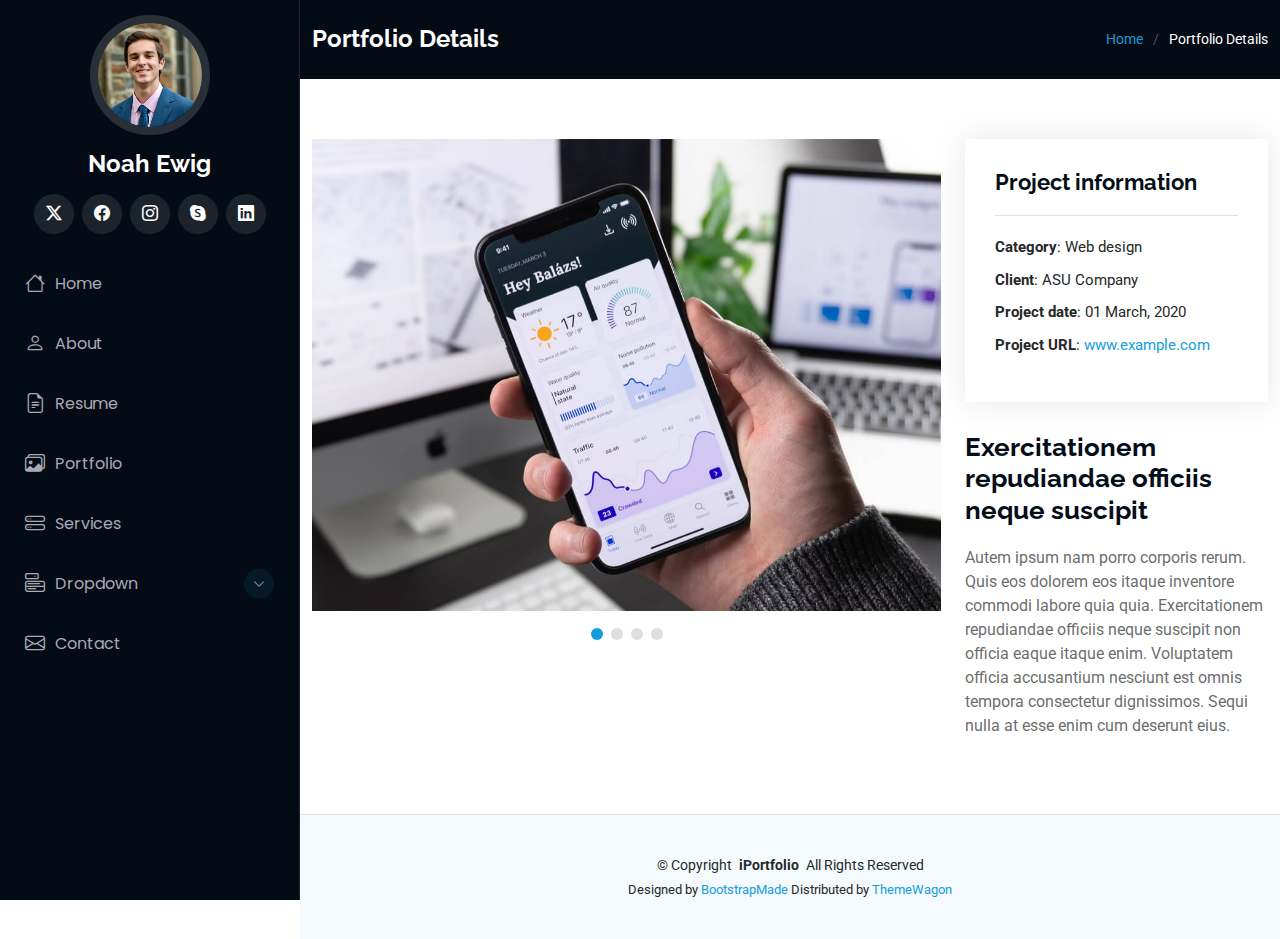
<file: portfolio-details.html>
<!DOCTYPE html>
<html lang="en">

<head>
  <meta charset="utf-8">
  <meta content="width=device-width, initial-scale=1.0" name="viewport">
  <title>Portfolio Details - iPortfolio Bootstrap Template</title>
  <meta content="" name="description">
  <meta content="" name="keywords">

  <!-- Favicons -->
  <link href="assets/img/favicon.png" rel="icon">
  <link href="assets/img/apple-touch-icon.png" rel="apple-touch-icon">

  <!-- Fonts -->
  <link href="https://fonts.googleapis.com" rel="preconnect">
  <link href="https://fonts.gstatic.com" rel="preconnect" crossorigin>
  <link href="https://fonts.googleapis.com/css2?family=Roboto:ital,wght@0,100;0,300;0,400;0,500;0,700;0,900;1,100;1,300;1,400;1,500;1,700;1,900&family=Poppins:ital,wght@0,100;0,200;0,300;0,400;0,500;0,600;0,700;0,800;0,900;1,100;1,200;1,300;1,400;1,500;1,600;1,700;1,800;1,900&family=Raleway:ital,wght@0,100;0,200;0,300;0,400;0,500;0,600;0,700;0,800;0,900;1,100;1,200;1,300;1,400;1,500;1,600;1,700;1,800;1,900&display=swap" rel="stylesheet">

  <!-- Vendor CSS Files -->
  <link href="assets/vendor/bootstrap/css/bootstrap.min.css" rel="stylesheet">
  <link href="assets/vendor/bootstrap-icons/bootstrap-icons.css" rel="stylesheet">
  <link href="assets/vendor/aos/aos.css" rel="stylesheet">
  <link href="assets/vendor/glightbox/css/glightbox.min.css" rel="stylesheet">
  <link href="assets/vendor/swiper/swiper-bundle.min.css" rel="stylesheet">

  <!-- Main CSS File -->
  <link href="assets/css/main.css" rel="stylesheet">

  <!-- =======================================================
  * Template Name: iPortfolio
  * Template URL: https://bootstrapmade.com/iportfolio-bootstrap-portfolio-websites-template/
  * Updated: Jun 29 2024 with Bootstrap v5.3.3
  * Author: BootstrapMade.com
  * License: https://bootstrapmade.com/license/
  ======================================================== -->
</head>

<body class="portfolio-details-page">

  <header id="header" class="header dark-background d-flex flex-column">
    <i class="header-toggle d-xl-none bi bi-list"></i>

    <div class="profile-img">
      <img src="assets/img/headshot.jpeg" alt="" class="img-fluid rounded-circle">
    </div>

    <a href="index.html" class="logo d-flex align-items-center justify-content-center">
      <!-- Uncomment the line below if you also wish to use an image logo -->
      <!-- <img src="assets/img/logo.png" alt=""> -->
      <h1 class="sitename">Noah Ewig</h1>
    </a>

    <div class="social-links text-center">
      <a href="#" class="twitter"><i class="bi bi-twitter-x"></i></a>
      <a href="#" class="facebook"><i class="bi bi-facebook"></i></a>
      <a href="#" class="instagram"><i class="bi bi-instagram"></i></a>
      <a href="#" class="google-plus"><i class="bi bi-skype"></i></a>
      <a href="#" class="linkedin"><i class="bi bi-linkedin"></i></a>
    </div>

    <nav id="navmenu" class="navmenu">
      <ul>
        <li><a href="#hero"><i class="bi bi-house navicon"></i>Home</a></li>
        <li><a href="#about"><i class="bi bi-person navicon"></i> About</a></li>
        <li><a href="#resume"><i class="bi bi-file-earmark-text navicon"></i> Resume</a></li>
        <li><a href="#portfolio"><i class="bi bi-images navicon"></i> Portfolio</a></li>
        <li><a href="#services"><i class="bi bi-hdd-stack navicon"></i> Services</a></li>
        <li class="dropdown"><a href="#"><i class="bi bi-menu-button navicon"></i> <span>Dropdown</span> <i class="bi bi-chevron-down toggle-dropdown"></i></a>
          <ul>
            <li><a href="#">Dropdown 1</a></li>
            <li class="dropdown"><a href="#"><span>Deep Dropdown</span> <i class="bi bi-chevron-down toggle-dropdown"></i></a>
              <ul>
                <li><a href="#">Deep Dropdown 1</a></li>
                <li><a href="#">Deep Dropdown 2</a></li>
                <li><a href="#">Deep Dropdown 3</a></li>
                <li><a href="#">Deep Dropdown 4</a></li>
                <li><a href="#">Deep Dropdown 5</a></li>
              </ul>
            </li>
            <li><a href="#">Dropdown 2</a></li>
            <li><a href="#">Dropdown 3</a></li>
            <li><a href="#">Dropdown 4</a></li>
          </ul>
        </li>
        <li><a href="#contact"><i class="bi bi-envelope navicon"></i> Contact</a></li>
      </ul>
    </nav>

  </header>

  <main class="main">

    <!-- Page Title -->
    <div class="page-title dark-background">
      <div class="container d-lg-flex justify-content-between align-items-center">
        <h1 class="mb-2 mb-lg-0">Portfolio Details</h1>
        <nav class="breadcrumbs">
          <ol>
            <li><a href="index.html">Home</a></li>
            <li class="current">Portfolio Details</li>
          </ol>
        </nav>
      </div>
    </div><!-- End Page Title -->

    <!-- Portfolio Details Section -->
    <section id="portfolio-details" class="portfolio-details section">

      <div class="container" data-aos="fade-up" data-aos-delay="100">

        <div class="row gy-4">

          <div class="col-lg-8">
            <div class="portfolio-details-slider swiper init-swiper">

              <script type="application/json" class="swiper-config">
                {
                  "loop": true,
                  "speed": 600,
                  "autoplay": {
                    "delay": 5000
                  },
                  "slidesPerView": "auto",
                  "pagination": {
                    "el": ".swiper-pagination",
                    "type": "bullets",
                    "clickable": true
                  }
                }
              </script>

              <div class="swiper-wrapper align-items-center">

                <div class="swiper-slide">
                  <img src="assets/img/portfolio/app-1.jpg" alt="">
                </div>

                <div class="swiper-slide">
                  <img src="assets/img/portfolio/product-1.jpg" alt="">
                </div>

                <div class="swiper-slide">
                  <img src="assets/img/portfolio/branding-1.jpg" alt="">
                </div>

                <div class="swiper-slide">
                  <img src="assets/img/portfolio/books-1.jpg" alt="">
                </div>

              </div>
              <div class="swiper-pagination"></div>
            </div>
          </div>

          <div class="col-lg-4">
            <div class="portfolio-info" data-aos="fade-up" data-aos-delay="200">
              <h3>Project information</h3>
              <ul>
                <li><strong>Category</strong>: Web design</li>
                <li><strong>Client</strong>: ASU Company</li>
                <li><strong>Project date</strong>: 01 March, 2020</li>
                <li><strong>Project URL</strong>: <a href="#">www.example.com</a></li>
              </ul>
            </div>
            <div class="portfolio-description" data-aos="fade-up" data-aos-delay="300">
              <h2>Exercitationem repudiandae officiis neque suscipit</h2>
              <p>
                Autem ipsum nam porro corporis rerum. Quis eos dolorem eos itaque inventore commodi labore quia quia. Exercitationem repudiandae officiis neque suscipit non officia eaque itaque enim. Voluptatem officia accusantium nesciunt est omnis tempora consectetur dignissimos. Sequi nulla at esse enim cum deserunt eius.
              </p>
            </div>
          </div>

        </div>

      </div>

    </section><!-- /Portfolio Details Section -->

  </main>

  <footer id="footer" class="footer position-relative light-background">

    <div class="container">
      <div class="copyright text-center ">
        <p>© <span>Copyright</span> <strong class="px-1 sitename">iPortfolio</strong> <span>All Rights Reserved</span></p>
      </div>
      <div class="credits">
        <!-- All the links in the footer should remain intact. -->
        <!-- You can delete the links only if you've purchased the pro version. -->
        <!-- Licensing information: https://bootstrapmade.com/license/ -->
        <!-- Purchase the pro version with working PHP/AJAX contact form: [buy-url] -->
        Designed by <a href="https://bootstrapmade.com/">BootstrapMade</a> Distributed by <a href="https://themewagon.com">ThemeWagon</a>
      </div>
    </div>

  </footer>

  <!-- Scroll Top -->
  <a href="#" id="scroll-top" class="scroll-top d-flex align-items-center justify-content-center"><i class="bi bi-arrow-up-short"></i></a>

  <!-- Preloader -->
  <div id="preloader"></div>

  <!-- Vendor JS Files -->
  <script src="assets/vendor/bootstrap/js/bootstrap.bundle.min.js"></script>
  <script src="assets/vendor/php-email-form/validate.js"></script>
  <script src="assets/vendor/aos/aos.js"></script>
  <script src="assets/vendor/typed.js/typed.umd.js"></script>
  <script src="assets/vendor/purecounter/purecounter_vanilla.js"></script>
  <script src="assets/vendor/waypoints/noframework.waypoints.js"></script>
  <script src="assets/vendor/glightbox/js/glightbox.min.js"></script>
  <script src="assets/vendor/imagesloaded/imagesloaded.pkgd.min.js"></script>
  <script src="assets/vendor/isotope-layout/isotope.pkgd.min.js"></script>
  <script src="assets/vendor/swiper/swiper-bundle.min.js"></script>

  <!-- Main JS File -->
  <script src="assets/js/main.js"></script>

</body>

</html>
</file>
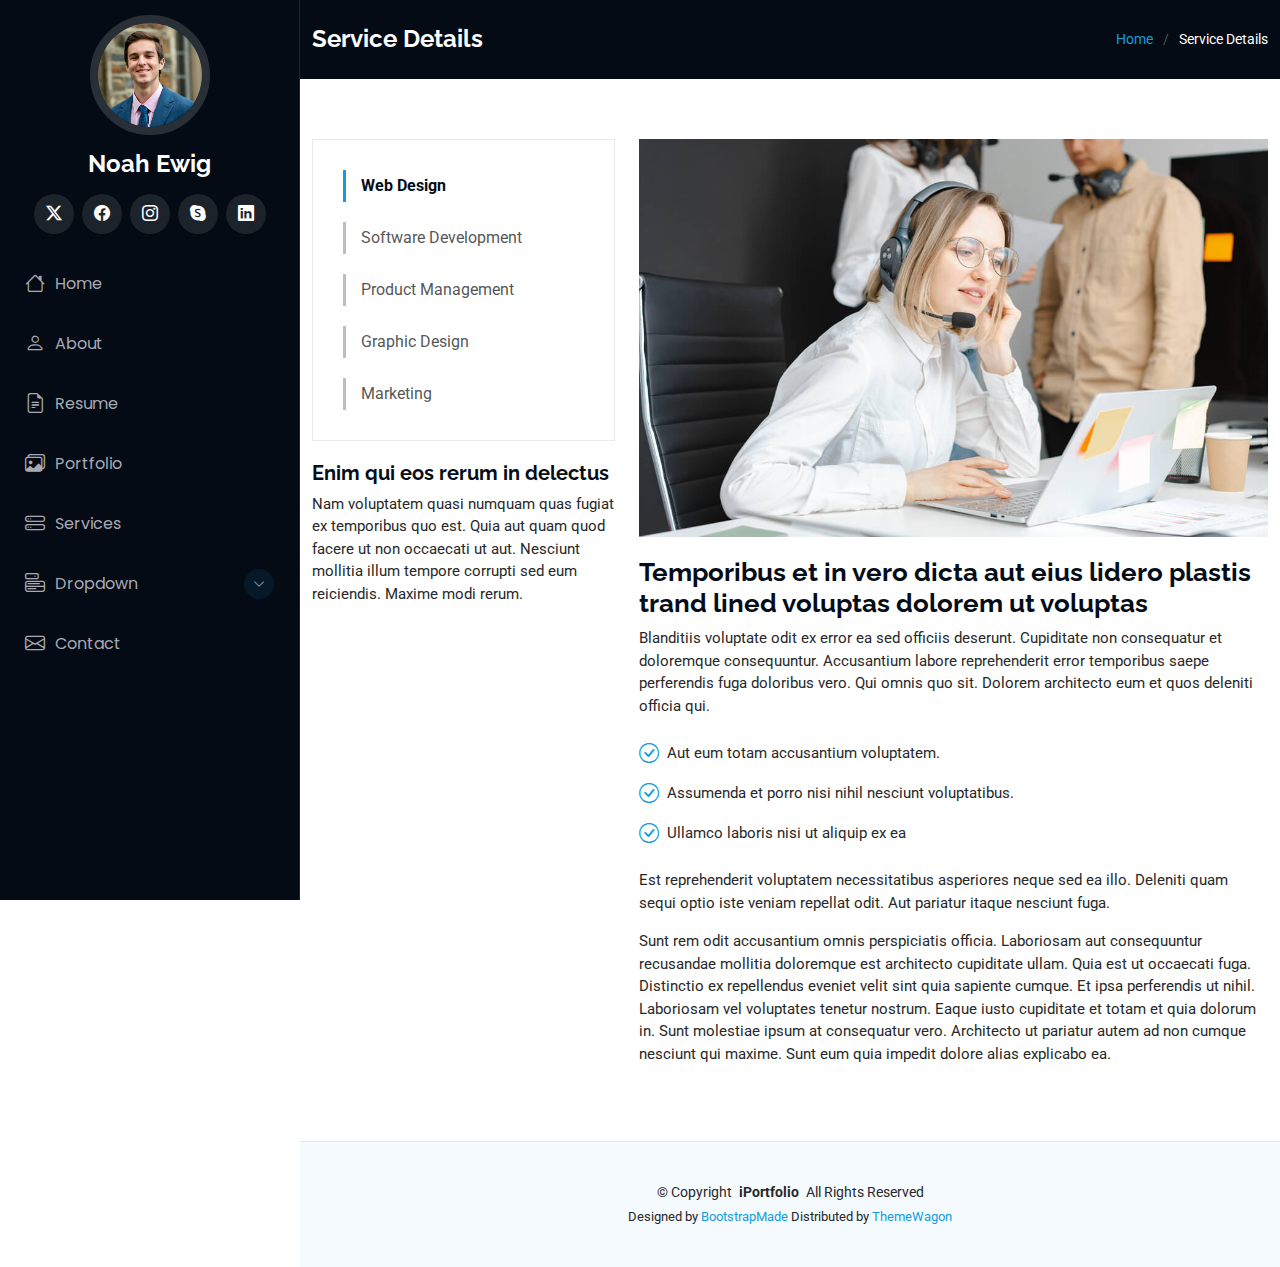
<file: service-details.html>
<!DOCTYPE html>
<html lang="en">

<head>
  <meta charset="utf-8">
  <meta content="width=device-width, initial-scale=1.0" name="viewport">
  <title>Service Details - iPortfolio Bootstrap Template</title>
  <meta content="" name="description">
  <meta content="" name="keywords">

  <!-- Favicons -->
  <link href="assets/img/favicon.png" rel="icon">
  <link href="assets/img/apple-touch-icon.png" rel="apple-touch-icon">

  <!-- Fonts -->
  <link href="https://fonts.googleapis.com" rel="preconnect">
  <link href="https://fonts.gstatic.com" rel="preconnect" crossorigin>
  <link href="https://fonts.googleapis.com/css2?family=Roboto:ital,wght@0,100;0,300;0,400;0,500;0,700;0,900;1,100;1,300;1,400;1,500;1,700;1,900&family=Poppins:ital,wght@0,100;0,200;0,300;0,400;0,500;0,600;0,700;0,800;0,900;1,100;1,200;1,300;1,400;1,500;1,600;1,700;1,800;1,900&family=Raleway:ital,wght@0,100;0,200;0,300;0,400;0,500;0,600;0,700;0,800;0,900;1,100;1,200;1,300;1,400;1,500;1,600;1,700;1,800;1,900&display=swap" rel="stylesheet">

  <!-- Vendor CSS Files -->
  <link href="assets/vendor/bootstrap/css/bootstrap.min.css" rel="stylesheet">
  <link href="assets/vendor/bootstrap-icons/bootstrap-icons.css" rel="stylesheet">
  <link href="assets/vendor/aos/aos.css" rel="stylesheet">
  <link href="assets/vendor/glightbox/css/glightbox.min.css" rel="stylesheet">
  <link href="assets/vendor/swiper/swiper-bundle.min.css" rel="stylesheet">

  <!-- Main CSS File -->
  <link href="assets/css/main.css" rel="stylesheet">

  <!-- =======================================================
  * Template Name: iPortfolio
  * Template URL: https://bootstrapmade.com/iportfolio-bootstrap-portfolio-websites-template/
  * Updated: Jun 29 2024 with Bootstrap v5.3.3
  * Author: BootstrapMade.com
  * License: https://bootstrapmade.com/license/
  ======================================================== -->
</head>

<body class="service-details-page">

  <header id="header" class="header dark-background d-flex flex-column">
    <i class="header-toggle d-xl-none bi bi-list"></i>

    <div class="profile-img">
      <img src="assets/img/headshot.jpeg" alt="" class="img-fluid rounded-circle">
    </div>

    <a href="index.html" class="logo d-flex align-items-center justify-content-center">
      <!-- Uncomment the line below if you also wish to use an image logo -->
      <!-- <img src="assets/img/logo.png" alt=""> -->
      <h1 class="sitename">Noah Ewig</h1>
    </a>

    <div class="social-links text-center">
      <a href="#" class="twitter"><i class="bi bi-twitter-x"></i></a>
      <a href="#" class="facebook"><i class="bi bi-facebook"></i></a>
      <a href="#" class="instagram"><i class="bi bi-instagram"></i></a>
      <a href="#" class="google-plus"><i class="bi bi-skype"></i></a>
      <a href="#" class="linkedin"><i class="bi bi-linkedin"></i></a>
    </div>

    <nav id="navmenu" class="navmenu">
      <ul>
        <li><a href="#hero"><i class="bi bi-house navicon"></i>Home</a></li>
        <li><a href="#about"><i class="bi bi-person navicon"></i> About</a></li>
        <li><a href="#resume"><i class="bi bi-file-earmark-text navicon"></i> Resume</a></li>
        <li><a href="#portfolio"><i class="bi bi-images navicon"></i> Portfolio</a></li>
        <li><a href="#services"><i class="bi bi-hdd-stack navicon"></i> Services</a></li>
        <li class="dropdown"><a href="#"><i class="bi bi-menu-button navicon"></i> <span>Dropdown</span> <i class="bi bi-chevron-down toggle-dropdown"></i></a>
          <ul>
            <li><a href="#">Dropdown 1</a></li>
            <li class="dropdown"><a href="#"><span>Deep Dropdown</span> <i class="bi bi-chevron-down toggle-dropdown"></i></a>
              <ul>
                <li><a href="#">Deep Dropdown 1</a></li>
                <li><a href="#">Deep Dropdown 2</a></li>
                <li><a href="#">Deep Dropdown 3</a></li>
                <li><a href="#">Deep Dropdown 4</a></li>
                <li><a href="#">Deep Dropdown 5</a></li>
              </ul>
            </li>
            <li><a href="#">Dropdown 2</a></li>
            <li><a href="#">Dropdown 3</a></li>
            <li><a href="#">Dropdown 4</a></li>
          </ul>
        </li>
        <li><a href="#contact"><i class="bi bi-envelope navicon"></i> Contact</a></li>
      </ul>
    </nav>

  </header>

  <main class="main">

    <!-- Page Title -->
    <div class="page-title dark-background">
      <div class="container d-lg-flex justify-content-between align-items-center">
        <h1 class="mb-2 mb-lg-0">Service Details</h1>
        <nav class="breadcrumbs">
          <ol>
            <li><a href="index.html">Home</a></li>
            <li class="current">Service Details</li>
          </ol>
        </nav>
      </div>
    </div><!-- End Page Title -->

    <!-- Service Details Section -->
    <section id="service-details" class="service-details section">

      <div class="container">

        <div class="row gy-4">

          <div class="col-lg-4" data-aos="fade-up" data-aos-delay="100">
            <div class="services-list">
              <a href="#" class="active">Web Design</a>
              <a href="#">Software Development</a>
              <a href="#">Product Management</a>
              <a href="#">Graphic Design</a>
              <a href="#">Marketing</a>
            </div>

            <h4>Enim qui eos rerum in delectus</h4>
            <p>Nam voluptatem quasi numquam quas fugiat ex temporibus quo est. Quia aut quam quod facere ut non occaecati ut aut. Nesciunt mollitia illum tempore corrupti sed eum reiciendis. Maxime modi rerum.</p>
          </div>

          <div class="col-lg-8" data-aos="fade-up" data-aos-delay="200">
            <img src="assets/img/services.jpg" alt="" class="img-fluid services-img">
            <h3>Temporibus et in vero dicta aut eius lidero plastis trand lined voluptas dolorem ut voluptas</h3>
            <p>
              Blanditiis voluptate odit ex error ea sed officiis deserunt. Cupiditate non consequatur et doloremque consequuntur. Accusantium labore reprehenderit error temporibus saepe perferendis fuga doloribus vero. Qui omnis quo sit. Dolorem architecto eum et quos deleniti officia qui.
            </p>
            <ul>
              <li><i class="bi bi-check-circle"></i> <span>Aut eum totam accusantium voluptatem.</span></li>
              <li><i class="bi bi-check-circle"></i> <span>Assumenda et porro nisi nihil nesciunt voluptatibus.</span></li>
              <li><i class="bi bi-check-circle"></i> <span>Ullamco laboris nisi ut aliquip ex ea</span></li>
            </ul>
            <p>
              Est reprehenderit voluptatem necessitatibus asperiores neque sed ea illo. Deleniti quam sequi optio iste veniam repellat odit. Aut pariatur itaque nesciunt fuga.
            </p>
            <p>
              Sunt rem odit accusantium omnis perspiciatis officia. Laboriosam aut consequuntur recusandae mollitia doloremque est architecto cupiditate ullam. Quia est ut occaecati fuga. Distinctio ex repellendus eveniet velit sint quia sapiente cumque. Et ipsa perferendis ut nihil. Laboriosam vel voluptates tenetur nostrum. Eaque iusto cupiditate et totam et quia dolorum in. Sunt molestiae ipsum at consequatur vero. Architecto ut pariatur autem ad non cumque nesciunt qui maxime. Sunt eum quia impedit dolore alias explicabo ea.
            </p>
          </div>

        </div>

      </div>

    </section><!-- /Service Details Section -->

  </main>

  <footer id="footer" class="footer position-relative light-background">

    <div class="container">
      <div class="copyright text-center ">
        <p>© <span>Copyright</span> <strong class="px-1 sitename">iPortfolio</strong> <span>All Rights Reserved</span></p>
      </div>
      <div class="credits">
        <!-- All the links in the footer should remain intact. -->
        <!-- You can delete the links only if you've purchased the pro version. -->
        <!-- Licensing information: https://bootstrapmade.com/license/ -->
        <!-- Purchase the pro version with working PHP/AJAX contact form: [buy-url] -->
        Designed by <a href="https://bootstrapmade.com/">BootstrapMade</a> Distributed by <a href="https://themewagon.com">ThemeWagon</a>
      </div>
    </div>

  </footer>

  <!-- Scroll Top -->
  <a href="#" id="scroll-top" class="scroll-top d-flex align-items-center justify-content-center"><i class="bi bi-arrow-up-short"></i></a>

  <!-- Preloader -->
  <div id="preloader"></div>

  <!-- Vendor JS Files -->
  <script src="assets/vendor/bootstrap/js/bootstrap.bundle.min.js"></script>
  <script src="assets/vendor/php-email-form/validate.js"></script>
  <script src="assets/vendor/aos/aos.js"></script>
  <script src="assets/vendor/typed.js/typed.umd.js"></script>
  <script src="assets/vendor/purecounter/purecounter_vanilla.js"></script>
  <script src="assets/vendor/waypoints/noframework.waypoints.js"></script>
  <script src="assets/vendor/glightbox/js/glightbox.min.js"></script>
  <script src="assets/vendor/imagesloaded/imagesloaded.pkgd.min.js"></script>
  <script src="assets/vendor/isotope-layout/isotope.pkgd.min.js"></script>
  <script src="assets/vendor/swiper/swiper-bundle.min.js"></script>

  <!-- Main JS File -->
  <script src="assets/js/main.js"></script>

</body>

</html>
</file>
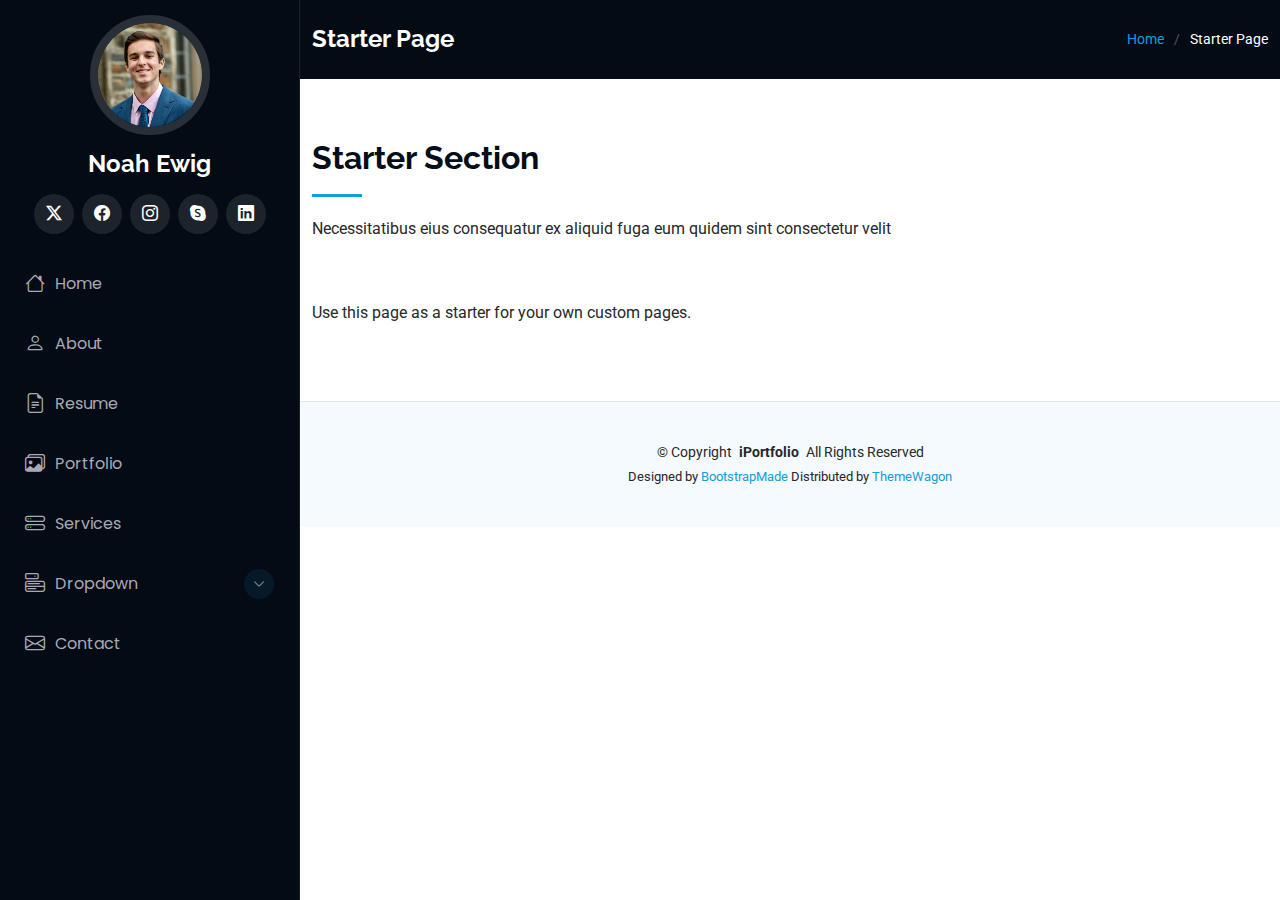
<file: starter-page.html>
<!DOCTYPE html>
<html lang="en">

<head>
  <meta charset="utf-8">
  <meta content="width=device-width, initial-scale=1.0" name="viewport">
  <title>Starter Page - iPortfolio Bootstrap Template</title>
  <meta content="" name="description">
  <meta content="" name="keywords">

  <!-- Favicons -->
  <link href="assets/img/favicon.png" rel="icon">
  <link href="assets/img/apple-touch-icon.png" rel="apple-touch-icon">

  <!-- Fonts -->
  <link href="https://fonts.googleapis.com" rel="preconnect">
  <link href="https://fonts.gstatic.com" rel="preconnect" crossorigin>
  <link href="https://fonts.googleapis.com/css2?family=Roboto:ital,wght@0,100;0,300;0,400;0,500;0,700;0,900;1,100;1,300;1,400;1,500;1,700;1,900&family=Poppins:ital,wght@0,100;0,200;0,300;0,400;0,500;0,600;0,700;0,800;0,900;1,100;1,200;1,300;1,400;1,500;1,600;1,700;1,800;1,900&family=Raleway:ital,wght@0,100;0,200;0,300;0,400;0,500;0,600;0,700;0,800;0,900;1,100;1,200;1,300;1,400;1,500;1,600;1,700;1,800;1,900&display=swap" rel="stylesheet">

  <!-- Vendor CSS Files -->
  <link href="assets/vendor/bootstrap/css/bootstrap.min.css" rel="stylesheet">
  <link href="assets/vendor/bootstrap-icons/bootstrap-icons.css" rel="stylesheet">
  <link href="assets/vendor/aos/aos.css" rel="stylesheet">
  <link href="assets/vendor/glightbox/css/glightbox.min.css" rel="stylesheet">
  <link href="assets/vendor/swiper/swiper-bundle.min.css" rel="stylesheet">

  <!-- Main CSS File -->
  <link href="assets/css/main.css" rel="stylesheet">

  <!-- =======================================================
  * Template Name: iPortfolio
  * Template URL: https://bootstrapmade.com/iportfolio-bootstrap-portfolio-websites-template/
  * Updated: Jun 29 2024 with Bootstrap v5.3.3
  * Author: BootstrapMade.com
  * License: https://bootstrapmade.com/license/
  ======================================================== -->
</head>

<body class="starter-page-page">

  <header id="header" class="header dark-background d-flex flex-column">
    <i class="header-toggle d-xl-none bi bi-list"></i>

    <div class="profile-img">
      <img src="assets/img/headshot.jpeg" alt="" class="img-fluid rounded-circle">
    </div>

    <a href="index.html" class="logo d-flex align-items-center justify-content-center">
      <!-- Uncomment the line below if you also wish to use an image logo -->
      <!-- <img src="assets/img/logo.png" alt=""> -->
      <h1 class="sitename">Noah Ewig</h1>
    </a>

    <div class="social-links text-center">
      <a href="#" class="twitter"><i class="bi bi-twitter-x"></i></a>
      <a href="#" class="facebook"><i class="bi bi-facebook"></i></a>
      <a href="#" class="instagram"><i class="bi bi-instagram"></i></a>
      <a href="#" class="google-plus"><i class="bi bi-skype"></i></a>
      <a href="#" class="linkedin"><i class="bi bi-linkedin"></i></a>
    </div>

    <nav id="navmenu" class="navmenu">
      <ul>
        <li><a href="#hero"><i class="bi bi-house navicon"></i>Home</a></li>
        <li><a href="#about"><i class="bi bi-person navicon"></i> About</a></li>
        <li><a href="#resume"><i class="bi bi-file-earmark-text navicon"></i> Resume</a></li>
        <li><a href="#portfolio"><i class="bi bi-images navicon"></i> Portfolio</a></li>
        <li><a href="#services"><i class="bi bi-hdd-stack navicon"></i> Services</a></li>
        <li class="dropdown"><a href="#"><i class="bi bi-menu-button navicon"></i> <span>Dropdown</span> <i class="bi bi-chevron-down toggle-dropdown"></i></a>
          <ul>
            <li><a href="#">Dropdown 1</a></li>
            <li class="dropdown"><a href="#"><span>Deep Dropdown</span> <i class="bi bi-chevron-down toggle-dropdown"></i></a>
              <ul>
                <li><a href="#">Deep Dropdown 1</a></li>
                <li><a href="#">Deep Dropdown 2</a></li>
                <li><a href="#">Deep Dropdown 3</a></li>
                <li><a href="#">Deep Dropdown 4</a></li>
                <li><a href="#">Deep Dropdown 5</a></li>
              </ul>
            </li>
            <li><a href="#">Dropdown 2</a></li>
            <li><a href="#">Dropdown 3</a></li>
            <li><a href="#">Dropdown 4</a></li>
          </ul>
        </li>
        <li><a href="#contact"><i class="bi bi-envelope navicon"></i> Contact</a></li>
      </ul>
    </nav>

  </header>

  <main class="main">

    <!-- Page Title -->
    <div class="page-title dark-background">
      <div class="container d-lg-flex justify-content-between align-items-center">
        <h1 class="mb-2 mb-lg-0">Starter Page</h1>
        <nav class="breadcrumbs">
          <ol>
            <li><a href="index.html">Home</a></li>
            <li class="current">Starter Page</li>
          </ol>
        </nav>
      </div>
    </div><!-- End Page Title -->

    <!-- Starter Section Section -->
    <section id="starter-section" class="starter-section section">

      <!-- Section Title -->
      <div class="container section-title" data-aos="fade-up">
        <h2>Starter Section</h2>
        <p>Necessitatibus eius consequatur ex aliquid fuga eum quidem sint consectetur velit</p>
      </div><!-- End Section Title -->

      <div class="container" data-aos="fade-up">
        <p>Use this page as a starter for your own custom pages.</p>
      </div>

    </section><!-- /Starter Section Section -->

  </main>

  <footer id="footer" class="footer position-relative light-background">

    <div class="container">
      <div class="copyright text-center ">
        <p>© <span>Copyright</span> <strong class="px-1 sitename">iPortfolio</strong> <span>All Rights Reserved</span></p>
      </div>
      <div class="credits">
        <!-- All the links in the footer should remain intact. -->
        <!-- You can delete the links only if you've purchased the pro version. -->
        <!-- Licensing information: https://bootstrapmade.com/license/ -->
        <!-- Purchase the pro version with working PHP/AJAX contact form: [buy-url] -->
        Designed by <a href="https://bootstrapmade.com/">BootstrapMade</a> Distributed by <a href="https://themewagon.com">ThemeWagon</a>
      </div>
    </div>

  </footer>

  <!-- Scroll Top -->
  <a href="#" id="scroll-top" class="scroll-top d-flex align-items-center justify-content-center"><i class="bi bi-arrow-up-short"></i></a>

  <!-- Preloader -->
  <div id="preloader"></div>

  <!-- Vendor JS Files -->
  <script src="assets/vendor/bootstrap/js/bootstrap.bundle.min.js"></script>
  <script src="assets/vendor/php-email-form/validate.js"></script>
  <script src="assets/vendor/aos/aos.js"></script>
  <script src="assets/vendor/typed.js/typed.umd.js"></script>
  <script src="assets/vendor/purecounter/purecounter_vanilla.js"></script>
  <script src="assets/vendor/waypoints/noframework.waypoints.js"></script>
  <script src="assets/vendor/glightbox/js/glightbox.min.js"></script>
  <script src="assets/vendor/imagesloaded/imagesloaded.pkgd.min.js"></script>
  <script src="assets/vendor/isotope-layout/isotope.pkgd.min.js"></script>
  <script src="assets/vendor/swiper/swiper-bundle.min.js"></script>

  <!-- Main JS File -->
  <script src="assets/js/main.js"></script>

</body>

</html>
</file>
<file: assets/css/main.css>
/**
* Template Name: iPortfolio
* Template URL: https://bootstrapmade.com/iportfolio-bootstrap-portfolio-websites-template/
* Updated: Jun 29 2024 with Bootstrap v5.3.3
* Author: BootstrapMade.com
* License: https://bootstrapmade.com/license/
*/

/*--------------------------------------------------------------
# Font & Color Variables
# Help: https://bootstrapmade.com/color-system/
--------------------------------------------------------------*/
/* Fonts */
:root {
  --default-font: "Roboto",  system-ui, -apple-system, "Segoe UI", Roboto, "Helvetica Neue", Arial, "Noto Sans", "Liberation Sans", sans-serif, "Apple Color Emoji", "Segoe UI Emoji", "Segoe UI Symbol", "Noto Color Emoji";
  --heading-font: "Raleway",  sans-serif;
  --nav-font: "Poppins",  sans-serif;
}

/* Global Colors - The following color variables are used throughout the website. Updating them here will change the color scheme of the entire website */
:root { 
  --background-color: #ffffff; /* Background color for the entire website, including individual sections */
  --default-color: #272829; /* Default color used for the majority of the text content across the entire website */
  --heading-color: #050d18; /* Color for headings, subheadings and title throughout the website */
  --accent-color: #149ddd; /* Accent color that represents your brand on the website. It's used for buttons, links, and other elements that need to stand out */
  --surface-color: #ffffff; /* The surface color is used as a background of boxed elements within sections, such as cards, icon boxes, or other elements that require a visual separation from the global background. */
  --contrast-color: #ffffff; /* Contrast color for text, ensuring readability against backgrounds of accent, heading, or default colors. */
}

/* Nav Menu Colors - The following color variables are used specifically for the navigation menu. They are separate from the global colors to allow for more customization options */
:root {
  --nav-color: #a8a9b4;  /* The default color of the main navmenu links */
  --nav-hover-color: #ffffff; /* Applied to main navmenu links when they are hovered over or active */
  --nav-mobile-background-color: #040b14; /* Used as the background color for mobile navigation menu */
  --nav-dropdown-background-color: #040b14; /* Used as the background color for dropdown items that appear when hovering over primary navigation items */
  --nav-dropdown-color: #a8a9b4; /* Used for navigation links of the dropdown items in the navigation menu. */
  --nav-dropdown-hover-color: #ffffff; /* Similar to --nav-hover-color, this color is applied to dropdown navigation links when they are hovered over. */
}

/* Color Presets - These classes override global colors when applied to any section or element, providing reuse of the sam color scheme. */

.light-background {
  --background-color: #f4fafd;
  --surface-color: #ffffff;
}

.dark-background {
  --background-color: #040b14;
  --default-color: #ffffff;
  --heading-color: #ffffff;
  --surface-color: #151f2b;
  --contrast-color: #ffffff;
}

/* Smooth scroll */
:root {
  scroll-behavior: smooth;
}

/*--------------------------------------------------------------
# General Styling & Shared Classes
--------------------------------------------------------------*/
body {
  color: var(--default-color);
  background-color: var(--background-color);
  font-family: var(--default-font);
}

a {
  color: var(--accent-color);
  text-decoration: none;
  transition: 0.3s;
}

a:hover {
  color: color-mix(in srgb, var(--accent-color), transparent 25%);
  text-decoration: none;
}

h1,
h2,
h3,
h4,
h5,
h6 {
  color: var(--heading-color);
  font-family: var(--heading-font);
}

/* PHP Email Form Messages
------------------------------*/
.php-email-form .error-message {
  display: none;
  background: #df1529;
  color: #ffffff;
  text-align: left;
  padding: 15px;
  margin-bottom: 24px;
  font-weight: 600;
}

.php-email-form .sent-message {
  display: none;
  color: #ffffff;
  background: #059652;
  text-align: center;
  padding: 15px;
  margin-bottom: 24px;
  font-weight: 600;
}

.php-email-form .loading {
  display: none;
  background: var(--surface-color);
  text-align: center;
  padding: 15px;
  margin-bottom: 24px;
}

.php-email-form .loading:before {
  content: "";
  display: inline-block;
  border-radius: 50%;
  width: 24px;
  height: 24px;
  margin: 0 10px -6px 0;
  border: 3px solid var(--accent-color);
  border-top-color: var(--surface-color);
  animation: php-email-form-loading 1s linear infinite;
}

@keyframes php-email-form-loading {
  0% {
    transform: rotate(0deg);
  }

  100% {
    transform: rotate(360deg);
  }
}

/*--------------------------------------------------------------
# Global Header
--------------------------------------------------------------*/
.header {
  color: var(--default-color);
  background-color: var(--background-color);
  position: fixed;
  top: 0;
  left: 0;
  bottom: 0;
  padding: 0 15px;
  width: 300px;
  transition: all ease-in-out 0.3s;
  overflow-y: auto;
  z-index: 997;
  border-right: 1px solid color-mix(in srgb, var(--default-color), transparent 90%);
}

.header .profile-img img {
  margin: 15px auto;
  display: block;
  width: 120px;
  border: 8px solid color-mix(in srgb, var(--default-color), transparent 85%);
}

.header .logo {
  line-height: 1;
  margin-bottom: 15px;
}

.header .logo img {
  max-height: 32px;
  margin-right: 8px;
}

.header .logo h1 {
  font-size: 24px;
  margin: 0;
  font-weight: 700;
  color: var(--heading-color);
}

.header .social-links {
  margin: 0 0 20px 0;
}

.header .social-links a {
  font-size: 16px;
  display: inline-flex;
  align-items: center;
  justify-content: center;
  background: color-mix(in srgb, var(--default-color), transparent 90%);
  color: var(--default-color);
  margin: 0 2px;
  border-radius: 50%;
  text-align: center;
  width: 40px;
  height: 40px;
  transition: 0.3s;
}

.header .social-links a:hover {
  color: var(--contrast-color);
  background: var(--accent-color);
}

@media (min-width: 1200px) {

  .header~main,
  .header~#footer {
    margin-left: 300px;
  }
}

@media (max-width: 1199px) {
  .header {
    left: -100%;
  }
}

.header.header-show {
  left: 0;
}

.header .header-toggle {
  color: var(--contrast-color);
  background-color: var(--accent-color);
  font-size: 22px;
  display: flex;
  align-items: center;
  justify-content: center;
  width: 40px;
  height: 40px;
  border-radius: 50%;
  cursor: pointer;
  position: fixed;
  top: 15px;
  right: 15px;
  z-index: 9999;
  transition: background-color 0.3s;
}

.header .header-toggle:hover {
  color: var(--contrast-color);
  background-color: color-mix(in srgb, var(--accent-color) 90%, white 15%);
}

/*--------------------------------------------------------------
# Navigation Menu
--------------------------------------------------------------*/
.mobile-nav-toggle {
  display: none;
}

.navmenu {
  padding: 0;
  z-index: 9997;
}

.navmenu ul {
  list-style: none;
  padding: 0 0 20px 0;
  margin: 0;
}

.navmenu a,
.navmenu a:focus {
  color: var(--nav-color);
  padding: 15px 10px;
  font-family: var(--nav-font);
  font-size: 16px;
  font-weight: 400;
  display: flex;
  align-items: center;
  white-space: nowrap;
  transition: 0.3s;
  width: 100%;
}

.navmenu a .navicon,
.navmenu a:focus .navicon {
  font-size: 20px;
  margin-right: 10px;
}

.navmenu a .toggle-dropdown,
.navmenu a:focus .toggle-dropdown {
  font-size: 12px;
  line-height: 0;
  margin-left: auto;
  width: 30px;
  height: 30px;
  display: flex;
  align-items: center;
  justify-content: center;
  border-radius: 50%;
  transition: 0.3s;
  flex-shrink: 0;
  background-color: color-mix(in srgb, var(--accent-color), transparent 90%);
}

.navmenu a .toggle-dropdown:hover,
.navmenu a:focus .toggle-dropdown:hover {
  background-color: var(--accent-color);
  color: var(--contrast-color);
}

.navmenu a:hover,
.navmenu .active,
.navmenu .active:focus {
  color: var(--nav-hover-color);
}

.navmenu a:hover .navicon,
.navmenu .active .navicon,
.navmenu .active:focus .navicon {
  color: var(--accent-color);
}

.navmenu .active .toggle-dropdown,
.navmenu .active:focus .toggle-dropdown {
  background-color: var(--accent-color);
  color: var(--contrast-color);
  transform: rotate(180deg);
}

.navmenu .dropdown {
  display: block;
}

.navmenu .dropdown a,
.navmenu .dropdown a:focus {
  color: --nav-dropdown-color;
}

.navmenu .dropdown a:hover,
.navmenu .dropdown .active,
.navmenu .dropdown .active:focus {
  color: var(--nav-dropdown-hover-color);
}

.navmenu .dropdown ul {
  position: static;
  display: none;
  z-index: 99;
  padding: 5px 10px;
  margin: 5px 10px;
  background-color: var(--nav-dropdown-background-color);
  border: 1px solid color-mix(in srgb, var(--default-color), transparent 90%);
  box-shadow: none;
  transition: all 0.5s ease-in-out;
}

.navmenu .dropdown ul ul {
  background-color: rgba(33, 37, 41, 0.1);
}

.navmenu .dropdown>.dropdown-active {
  display: block;
  background-color: rgba(33, 37, 41, 0.03);
}

/*--------------------------------------------------------------
# Global Footer
--------------------------------------------------------------*/
.footer {
  color: var(--default-color);
  background-color: var(--background-color);
  font-size: 14px;
  padding: 40px 0;
  position: relative;
  border-top: 1px solid color-mix(in srgb, var(--default-color), transparent 90%);
}

.footer .copyright p {
  margin-bottom: 0;
}

.footer .credits {
  margin-top: 4px;
  font-size: 13px;
  text-align: center;
}

/*--------------------------------------------------------------
# Preloader
--------------------------------------------------------------*/
#preloader {
  position: fixed;
  inset: 0;
  z-index: 999999;
  overflow: hidden;
  background: var(--background-color);
  transition: all 0.6s ease-out;
}

#preloader:before {
  content: "";
  position: fixed;
  top: calc(50% - 30px);
  left: calc(50% - 30px);
  border: 6px solid #ffffff;
  border-color: var(--accent-color) transparent var(--accent-color) transparent;
  border-radius: 50%;
  width: 60px;
  height: 60px;
  animation: animate-preloader 1.5s linear infinite;
}

@keyframes animate-preloader {
  0% {
    transform: rotate(0deg);
  }

  100% {
    transform: rotate(360deg);
  }
}

/*--------------------------------------------------------------
# Scroll Top Button
--------------------------------------------------------------*/
.scroll-top {
  position: fixed;
  visibility: hidden;
  opacity: 0;
  right: 15px;
  bottom: -15px;
  z-index: 99999;
  background-color: var(--accent-color);
  width: 44px;
  height: 44px;
  border-radius: 50px;
  transition: all 0.4s;
}

.scroll-top i {
  font-size: 24px;
  color: var(--contrast-color);
  line-height: 0;
}

.scroll-top:hover {
  background-color: color-mix(in srgb, var(--accent-color), transparent 20%);
  color: var(--contrast-color);
}

.scroll-top.active {
  visibility: visible;
  opacity: 1;
  bottom: 15px;
}

/*--------------------------------------------------------------
# Disable aos animation delay on mobile devices
--------------------------------------------------------------*/
@media screen and (max-width: 768px) {
  [data-aos-delay] {
    transition-delay: 0 !important;
  }
}

/*--------------------------------------------------------------
# Global Page Titles & Breadcrumbs
--------------------------------------------------------------*/
.page-title {
  color: var(--default-color);
  background-color: var(--background-color);
  padding: 25px 0;
  position: relative;
}

.page-title h1 {
  font-size: 24px;
  font-weight: 700;
}

.page-title .breadcrumbs ol {
  display: flex;
  flex-wrap: wrap;
  list-style: none;
  padding: 0;
  margin: 0;
  font-size: 14px;
  font-weight: 400;
}

.page-title .breadcrumbs ol li+li {
  padding-left: 10px;
}

.page-title .breadcrumbs ol li+li::before {
  content: "/";
  display: inline-block;
  padding-right: 10px;
  color: color-mix(in srgb, var(--default-color), transparent 70%);
}

/*--------------------------------------------------------------
# Global Sections
--------------------------------------------------------------*/
section,
.section {
  color: var(--default-color);
  background-color: var(--background-color);
  padding: 60px 0;
  overflow: clip;
}

/*--------------------------------------------------------------
# Global Section Titles
--------------------------------------------------------------*/
.section-title {
  padding-bottom: 60px;
  position: relative;
}

.section-title h2 {
  font-size: 32px;
  font-weight: 700;
  margin-bottom: 20px;
  padding-bottom: 20px;
  position: relative;
}

.section-title h2:after {
  content: "";
  position: absolute;
  display: block;
  width: 50px;
  height: 3px;
  background: var(--accent-color);
  left: 0;
  bottom: 0;
}

.section-title p {
  margin-bottom: 0;
}

/*--------------------------------------------------------------
# Hero Section
--------------------------------------------------------------*/
.hero {
  width: 100%;
  min-height: 100vh;
  position: relative;
  padding: 80px 0;
  display: flex;
  align-items: center;
  justify-content: center;
}

.hero img {
  position: absolute;
  inset: 0;
  display: block;
  width: 100%;
  height: 100%;
  object-fit: cover;
  z-index: 1;
}

.hero:before {
  content: "";
  background: color-mix(in srgb, var(--background-color), transparent 70%);
  position: absolute;
  inset: 0;
  z-index: 2;
}

.hero .container {
  position: relative;
  z-index: 3;
}

.hero h2 {
  margin: 0;
  font-size: 64px;
  font-weight: 700;
}

.hero p {
  margin: 5px 0 0 0;
  font-size: 26px;
}

.hero p span {
  letter-spacing: 1px;
  border-bottom: 2px solid var(--accent-color);
}

.hero .social-links {
  margin-top: 25px;
}

.hero .social-links a {
  font-size: 24px;
  display: inline-block;
  color: color-mix(in srgb, var(--default-color), transparent 50%);
  line-height: 1;
  margin-right: 20px;
  transition: 0.3s;
}

.hero .social-links a:hover {
  color: var(--accent-color);
}

@media (max-width: 768px) {
  .hero h2 {
    font-size: 32px;
  }

  .hero p {
    font-size: 20px;
  }
}

/*--------------------------------------------------------------
# About Section
--------------------------------------------------------------*/
.about .content h2 {
  font-weight: 700;
  font-size: 24px;
}

.about .content ul {
  list-style: none;
  padding: 0;
}

.about .content ul li {
  margin-bottom: 20px;
  display: flex;
  align-items: center;
}

.about .content ul strong {
  margin-right: 10px;
}

.about .content ul i {
  font-size: 16px;
  margin-right: 5px;
  color: var(--accent-color);
  line-height: 0;
}

/*--------------------------------------------------------------
# Stats Section
--------------------------------------------------------------*/
.stats .stats-item {
  padding: 30px;
  width: 100%;
}

.stats .stats-item i {
  color: var(--accent-color);
  display: block;
  font-size: 44px;
  float: left;
  line-height: 0;
}

.stats .stats-item .purecounter {
  color: var(--heading-color);
  font-size: 48px;
  line-height: 40px;
  display: block;
  font-weight: 700;
  margin-left: 60px;
}

.stats .stats-item p {
  color: color-mix(in srgb, var(--default-color), transparent 40%);
  padding: 15px 0 0 0;
  margin: 0 0 0 60px;
  font-family: var(--heading-font);
  font-size: 14px;
}

/*--------------------------------------------------------------
# Skills Section
--------------------------------------------------------------*/
.skills .progress {
  height: 60px;
  display: block;
  background: none;
  border-radius: 0;
}

.skills .progress .skill {
  color: var(--heading-color);
  padding: 0;
  margin: 0 0 6px 0;
  text-transform: uppercase;
  display: block;
  font-weight: 600;
  font-family: var(--heading-font);
}

.skills .progress .skill .val {
  float: right;
  font-style: normal;
}

.skills .progress-bar-wrap {
  background: color-mix(in srgb, var(--default-color), transparent 90%);
  height: 10px;
}

.skills .progress-bar {
  width: 1px;
  height: 10px;
  transition: 0.9s;
  background-color: var(--accent-color);
}

/*--------------------------------------------------------------
# Resume Section
--------------------------------------------------------------*/
.resume .resume-title {
  color: var(--heading-color);
  font-size: 26px;
  font-weight: 700;
  margin-top: 20px;
  margin-bottom: 20px;
}

.resume .resume-item {
  padding: 0 0 20px 20px;
  margin-top: -2px;
  border-left: 2px solid var(--accent-color);
  position: relative;
}

.resume .resume-item h4 {
  line-height: 18px;
  font-size: 18px;
  font-weight: 600;
  text-transform: uppercase;
  color: color-mix(in srgb, var(--default-color), transparent 20%);
  margin-bottom: 10px;
}

.resume .resume-item h5 {
  font-size: 16px;
  padding: 5px 15px;
  display: inline-block;
  font-weight: 600;
  margin-bottom: 10px;
}

.resume .resume-item ul {
  padding-left: 20px;
}

.resume .resume-item ul li {
  padding-bottom: 10px;
}

.resume .resume-item:last-child {
  padding-bottom: 0;
}

.resume .resume-item::before {
  content: "";
  position: absolute;
  width: 16px;
  height: 16px;
  border-radius: 50px;
  left: -9px;
  top: 0;
  background: var(--background-color);
  border: 2px solid var(--accent-color);
}

/*--------------------------------------------------------------
# Portfolio Section
--------------------------------------------------------------*/
.portfolio .portfolio-filters {
  padding: 0;
  margin: 0 auto 20px auto;
  list-style: none;
  text-align: center;
}

.portfolio .portfolio-filters li {
  cursor: pointer;
  display: inline-block;
  padding: 0;
  font-size: 14px;
  font-weight: 400;
  margin: 0 10px;
  line-height: 1;
  text-transform: uppercase;
  margin-bottom: 10px;
  transition: all 0.3s ease-in-out;
}

.portfolio .portfolio-filters li:hover,
.portfolio .portfolio-filters li.filter-active {
  color: var(--accent-color);
}

.portfolio .portfolio-filters li:first-child {
  margin-left: 0;
}

.portfolio .portfolio-filters li:last-child {
  margin-right: 0;
}

@media (max-width: 575px) {
  .portfolio .portfolio-filters li {
    font-size: 14px;
    margin: 0 5px;
  }
}

.portfolio .portfolio-content {
  position: relative;
  overflow: hidden;
}

.portfolio .portfolio-content img {
  transition: 0.3s;
}

.portfolio .portfolio-content .portfolio-info {
  opacity: 0;
  position: absolute;
  inset: 0;
  z-index: 3;
  transition: all ease-in-out 0.3s;
  background: rgba(0, 0, 0, 0.6);
  padding: 15px;
}

.portfolio .portfolio-content .portfolio-info h4 {
  font-size: 14px;
  padding: 5px 10px;
  font-weight: 400;
  color: #ffffff;
  display: inline-block;
  background-color: var(--accent-color);
}

.portfolio .portfolio-content .portfolio-info p {
  position: absolute;
  bottom: 10px;
  text-align: center;
  display: inline-block;
  left: 0;
  right: 0;
  font-size: 16px;
  font-weight: 600;
  color: rgba(255, 255, 255, 0.8);
}

.portfolio .portfolio-content .portfolio-info .preview-link,
.portfolio .portfolio-content .portfolio-info .details-link {
  position: absolute;
  left: calc(50% - 40px);
  font-size: 26px;
  top: calc(50% - 14px);
  color: #fff;
  transition: 0.3s;
  line-height: 1.2;
}

.portfolio .portfolio-content .portfolio-info .preview-link:hover,
.portfolio .portfolio-content .portfolio-info .details-link:hover {
  color: var(--accent-color);
}

.portfolio .portfolio-content .portfolio-info .details-link {
  left: 50%;
  font-size: 34px;
  line-height: 0;
}

.portfolio .portfolio-content:hover .portfolio-info {
  opacity: 1;
}

.portfolio .portfolio-content:hover img {
  transform: scale(1.1);
}

/*--------------------------------------------------------------
# Services Section
--------------------------------------------------------------*/
.services .service-item {
  position: relative;
}

.services .service-item .icon {
  background: var(--accent-color);
  display: flex;
  align-items: center;
  justify-content: center;
  width: 54px;
  height: 54px;
  border-radius: 50%;
  transition: 0.5s;
  border: 1px solid var(--accent-color);
  margin-right: 20px;
}

.services .service-item .icon i {
  color: var(--contrast-color);
  font-size: 24px;
  line-height: 0;
}

.services .service-item:hover .icon {
  background: var(--surface-color);
}

.services .service-item:hover .icon i {
  color: var(--accent-color);
}

.services .service-item .title {
  font-weight: 700;
  margin-bottom: 15px;
  font-size: 18px;
}

.services .service-item .title a {
  color: var(--heading-color);
}

.services .service-item .title a:hover {
  color: var(--accent-color);
}

.services .service-item .description {
  line-height: 24px;
  font-size: 14px;
}

/*--------------------------------------------------------------
# Testimonials Section
--------------------------------------------------------------*/
.testimonials .testimonials-carousel,
.testimonials .testimonials-slider {
  overflow: hidden;
}

.testimonials .testimonial-item {
  box-sizing: content-box;
  text-align: center;
  min-height: 320px;
}

.testimonials .testimonial-item .testimonial-img {
  width: 90px;
  border-radius: 50%;
  margin: 0 auto;
}

.testimonials .testimonial-item h3 {
  font-size: 18px;
  font-weight: bold;
  margin: 10px 0 5px 0;
}

.testimonials .testimonial-item h4 {
  font-size: 14px;
  color: color-mix(in srgb, var(--default-color), transparent 20%);
  margin: 0;
}

.testimonials .testimonial-item .quote-icon-left,
.testimonials .testimonial-item .quote-icon-right {
  color: color-mix(in srgb, var(--accent-color), transparent 40%);
  font-size: 26px;
  line-height: 0;
}

.testimonials .testimonial-item .quote-icon-left {
  display: inline-block;
  left: -5px;
  position: relative;
}

.testimonials .testimonial-item .quote-icon-right {
  display: inline-block;
  right: -5px;
  position: relative;
  top: 10px;
  transform: scale(-1, -1);
}

.testimonials .testimonial-item p {
  font-style: italic;
  margin: 0 15px 15px 15px;
  padding: 20px;
  background-color: var(--surface-color);
  position: relative;
  margin-bottom: 35px;
  border-radius: 6px;
  box-shadow: 0px 2px 15px rgba(0, 0, 0, 0.1);
}

.testimonials .testimonial-item p::after {
  content: "";
  width: 0;
  height: 0;
  border-top: 20px solid var(--surface-color);
  border-right: 20px solid transparent;
  border-left: 20px solid transparent;
  position: absolute;
  bottom: -20px;
  left: calc(50% - 20px);
}

.testimonials .swiper-wrapper {
  height: auto;
}

.testimonials .swiper-pagination {
  margin-top: 40px;
  position: relative;
}

.testimonials .swiper-pagination .swiper-pagination-bullet {
  width: 12px;
  height: 12px;
  background-color: var(--background-color);
  opacity: 1;
  border: 1px solid var(--accent-color);
}

.testimonials .swiper-pagination .swiper-pagination-bullet-active {
  background-color: var(--accent-color);
}

/*--------------------------------------------------------------
# Contact Section
--------------------------------------------------------------*/
.contact .info-wrap {
  background-color: var(--surface-color);
  box-shadow: 0px 0px 20px rgba(0, 0, 0, 0.1);
  padding: 30px;
}

@media (max-width: 575px) {
  .contact .info-wrap {
    padding: 20px;
  }
}

.contact .info-item {
  margin-bottom: 40px;
}

.contact .info-item i {
  font-size: 20px;
  color: var(--accent-color);
  background: color-mix(in srgb, var(--accent-color), transparent 92%);
  width: 44px;
  height: 44px;
  display: flex;
  justify-content: center;
  align-items: center;
  border-radius: 50px;
  transition: all 0.3s ease-in-out;
  margin-right: 15px;
}

.contact .info-item h3 {
  padding: 0;
  font-size: 18px;
  font-weight: 700;
  margin-bottom: 5px;
}

.contact .info-item p {
  padding: 0;
  margin-bottom: 0;
  font-size: 14px;
}

.contact .info-item:hover i {
  background: var(--accent-color);
  color: var(--contrast-color);
}

.contact .php-email-form {
  background-color: var(--surface-color);
  height: 100%;
  padding: 30px;
  box-shadow: 0px 0px 20px rgba(0, 0, 0, 0.1);
}

@media (max-width: 575px) {
  .contact .php-email-form {
    padding: 20px;
  }
}

.contact .php-email-form input[type=text],
.contact .php-email-form input[type=email],
.contact .php-email-form textarea {
  font-size: 14px;
  padding: 10px 15px;
  box-shadow: none;
  border-radius: 0;
  color: var(--default-color);
  background-color: var(--surface-color);
  border-color: color-mix(in srgb, var(--default-color), transparent 80%);
}

.contact .php-email-form input[type=text]:focus,
.contact .php-email-form input[type=email]:focus,
.contact .php-email-form textarea:focus {
  border-color: var(--accent-color);
}

.contact .php-email-form input[type=text]::placeholder,
.contact .php-email-form input[type=email]::placeholder,
.contact .php-email-form textarea::placeholder {
  color: color-mix(in srgb, var(--default-color), transparent 70%);
}

.contact .php-email-form button[type=submit] {
  color: var(--contrast-color);
  background: var(--accent-color);
  border: 0;
  padding: 10px 30px;
  transition: 0.4s;
  border-radius: 50px;
}

.contact .php-email-form button[type=submit]:hover {
  background: color-mix(in srgb, var(--accent-color), transparent 25%);
}

/*--------------------------------------------------------------
# Portfolio Details Section
--------------------------------------------------------------*/
.portfolio-details .portfolio-details-slider img {
  width: 100%;
}

.portfolio-details .portfolio-details-slider .swiper-pagination {
  margin-top: 20px;
  position: relative;
}

.portfolio-details .portfolio-details-slider .swiper-pagination .swiper-pagination-bullet {
  width: 12px;
  height: 12px;
  background-color: color-mix(in srgb, var(--default-color), transparent 85%);
  opacity: 1;
}

.portfolio-details .portfolio-details-slider .swiper-pagination .swiper-pagination-bullet-active {
  background-color: var(--accent-color);
}

.portfolio-details .portfolio-info {
  padding: 30px;
  box-shadow: 0px 0 30px rgba(0, 0, 0, 0.1);
}

.portfolio-details .portfolio-info h3 {
  font-size: 22px;
  font-weight: 700;
  margin-bottom: 20px;
  padding-bottom: 20px;
  border-bottom: 1px solid color-mix(in srgb, var(--default-color), transparent 85%);
}

.portfolio-details .portfolio-info ul {
  list-style: none;
  padding: 0;
  font-size: 15px;
}

.portfolio-details .portfolio-info ul li+li {
  margin-top: 10px;
}

.portfolio-details .portfolio-description {
  padding-top: 30px;
}

.portfolio-details .portfolio-description h2 {
  font-size: 26px;
  font-weight: 700;
  margin-bottom: 20px;
}

.portfolio-details .portfolio-description p {
  padding: 0;
  color: color-mix(in srgb, var(--default-color), transparent 30%);
}

/*--------------------------------------------------------------
# Service Details Section
--------------------------------------------------------------*/
.service-details .services-list {
  padding: 10px 30px;
  border: 1px solid color-mix(in srgb, var(--default-color), transparent 90%);
  margin-bottom: 20px;
}

.service-details .services-list a {
  display: block;
  line-height: 1;
  padding: 8px 0 8px 15px;
  border-left: 3px solid color-mix(in srgb, var(--default-color), transparent 70%);
  margin: 20px 0;
  color: color-mix(in srgb, var(--default-color), transparent 20%);
  transition: 0.3s;
}

.service-details .services-list a.active {
  color: var(--heading-color);
  font-weight: 700;
  border-color: var(--accent-color);
}

.service-details .services-list a:hover {
  border-color: var(--accent-color);
}

.service-details .services-img {
  margin-bottom: 20px;
}

.service-details h3 {
  font-size: 26px;
  font-weight: 700;
}

.service-details h4 {
  font-size: 20px;
  font-weight: 700;
}

.service-details p {
  font-size: 15px;
}

.service-details ul {
  list-style: none;
  padding: 0;
  font-size: 15px;
}

.service-details ul li {
  padding: 5px 0;
  display: flex;
  align-items: center;
}

.service-details ul i {
  font-size: 20px;
  margin-right: 8px;
  color: var(--accent-color);
}

/*--------------------------------------------------------------
# Starter Section Section
--------------------------------------------------------------*/
.starter-section {
  /* Add your styles here */
}
/*--------------------------------------------------------------
# Custom Anchor Offset for Project Sections
--------------------------------------------------------------*/
.project-section {
  scroll-margin-top: 90px; /* adjust if your header overlaps too much or too little */
}

#about {
  padding-bottom: 0rem !important;
  margin-bottom: 0 !important;
}

/* Hero-specific fonts (home page only) */
#hero {
  font-family: 'Poppins', sans-serif;
}

/* EB Garamond for the Duke University line */
#hero .school-name {
  font-family: 'EB Garamond', serif;
  font-weight: 400;           /* lighter weight */
  color: #ffffff;             /* pure white for contrast */
  font-size: 36px;            /* larger to match the hero typography */
  letter-spacing: 0.5px;
  margin-top: 0.5rem;
  opacity: 0.9;               /* softens brightness slightly */
  text-shadow: 0 1px 4px rgba(0, 0, 0, 0.5); /* adds subtle depth */
}

/* Responsive adjustment */
@media (max-width: 768px) {
  #hero .school-name {
    font-size: 22px;
  }
}

/* ---------- Custom Skills layout ---------- */
.skills-grid .skill-card {
  background: var(--surface-color);
  padding: 24px;
  border-radius: 12px;
  box-shadow: 0 6px 20px rgba(2,8,23,0.06);
  height: 100%;
  display: flex;
  flex-direction: column;
  justify-content: flex-start;
}

.skill-card-title {
  font-family: var(--heading-font);
  font-size: 20px;
  font-weight: 700;
  margin-bottom: 14px;
  color: var(--heading-color);
}

.skill-list {
  list-style: none;
  padding: 0;
  margin: 0;
  display: grid;
  gap: 10px;
}

/* single skill row */
.skill-list li {
  display: flex;
  align-items: center;
  justify-content: space-between;
  gap: 12px;
  padding: 6px 10px;
  border-radius: 8px;
  transition: background 0.18s, transform 0.12s;
}

.skill-list li:hover {
  background: color-mix(in srgb, var(--accent-color), transparent 92%);
  transform: translateY(-2px);
}

/* left name and right badge */
.skill-name {
  font-family: var(--default-font);
  font-size: 15px;
  color: var(--default-color);
  font-weight: 600;
}

/* small badge to the right */
.skill-badge {
  font-family: var(--nav-font);
  font-size: 12px;
  text-transform: uppercase;
  padding: 6px 8px;
  border-radius: 999px;
  background: color-mix(in srgb, var(--accent-color), transparent 70%);
  color: var(--contrast-color);
  letter-spacing: 0.6px;
  font-weight: 700;
}

/* responsive tweaks */
@media (max-width: 991px) {
  .skill-list li { padding: 8px; }
  .skill-card-title { font-size: 18px; }
}

@media (max-width: 575px) {
  .skills-grid .skill-card { padding: 18px; }
  .skill-name { font-size: 14px; }
  .skill-badge { font-size: 11px; padding: 5px 7px; }
}

/* Skill dot: positioned to the right of the item */
.skill-list {
  list-style: none;
  padding: 0;
  margin: 0;
  display: grid;
  gap: 8px;
}

.skill-list li {
  font-family: var(--default-font);
  font-size: 15px;
  color: var(--default-color);
  font-weight: 500;
  padding: 6px 0;
  display: flex;
  align-items: center;
  justify-content: space-between; /* pushes dot to the right */
  gap: 12px;
}

/* dot element (kept in DOM for better accessibility control) */
.skill-dot {
  width: 14px;
  height: 14px;
  min-width: 14px;
  border-radius: 50%;
  display: inline-block;
  box-shadow: 0 2px 6px rgba(2,8,23,0.15);
  transition: background-color 0.18s ease, transform 0.12s ease;
}

/* hover pulse to emphasize interactivity */
.skill-list li:hover .skill-dot {
  transform: translateY(-2px) scale(1.06);
}

/* default fallback color */
.skill-dot { background: color-mix(in srgb, var(--accent-color), white 70%); }

/* level-based colors */
.skill-list li[data-level="high"] .skill-dot { background: #28a745; }   /* green */
.skill-list li[data-level="medium"] .skill-dot { background: #ffc107; } /* yellow */
.skill-list li[data-level="low"] .skill-dot { background: #dc3545; }    /* red */

/* optional: support custom color via data-color attribute on the li */
.skill-list li[data-color] .skill-dot {
  background: transparent; /* hide CSS-level color so JS custom color or inline style can show */
}
/* note: JS below will apply the custom color if data-color is present */

/* legend styling (optional) */
.skill-legend {
  margin-top: 12px;
  display: flex;
  gap: 12px;
  align-items: center;
  font-size: 14px;
  color: color-mix(in srgb, var(--default-color), black 10%);
}
.skill-legend .legend-item { display:flex; align-items:center; gap:8px; }
.skill-legend .legend-dot { width:12px; height:12px; border-radius:50%; display:inline-block; }
.skill-legend .legend-dot.high { background:#28a745; }
.skill-legend .legend-dot.medium { background:#ffc107; }
.skill-legend .legend-dot.low { background:#dc3545; }

/* responsive tweak */
@media (max-width: 575px) {
  .skill-dot { width: 12px; height:12px; }
  .skill-list li { font-size: 14px; }
}
</file>
